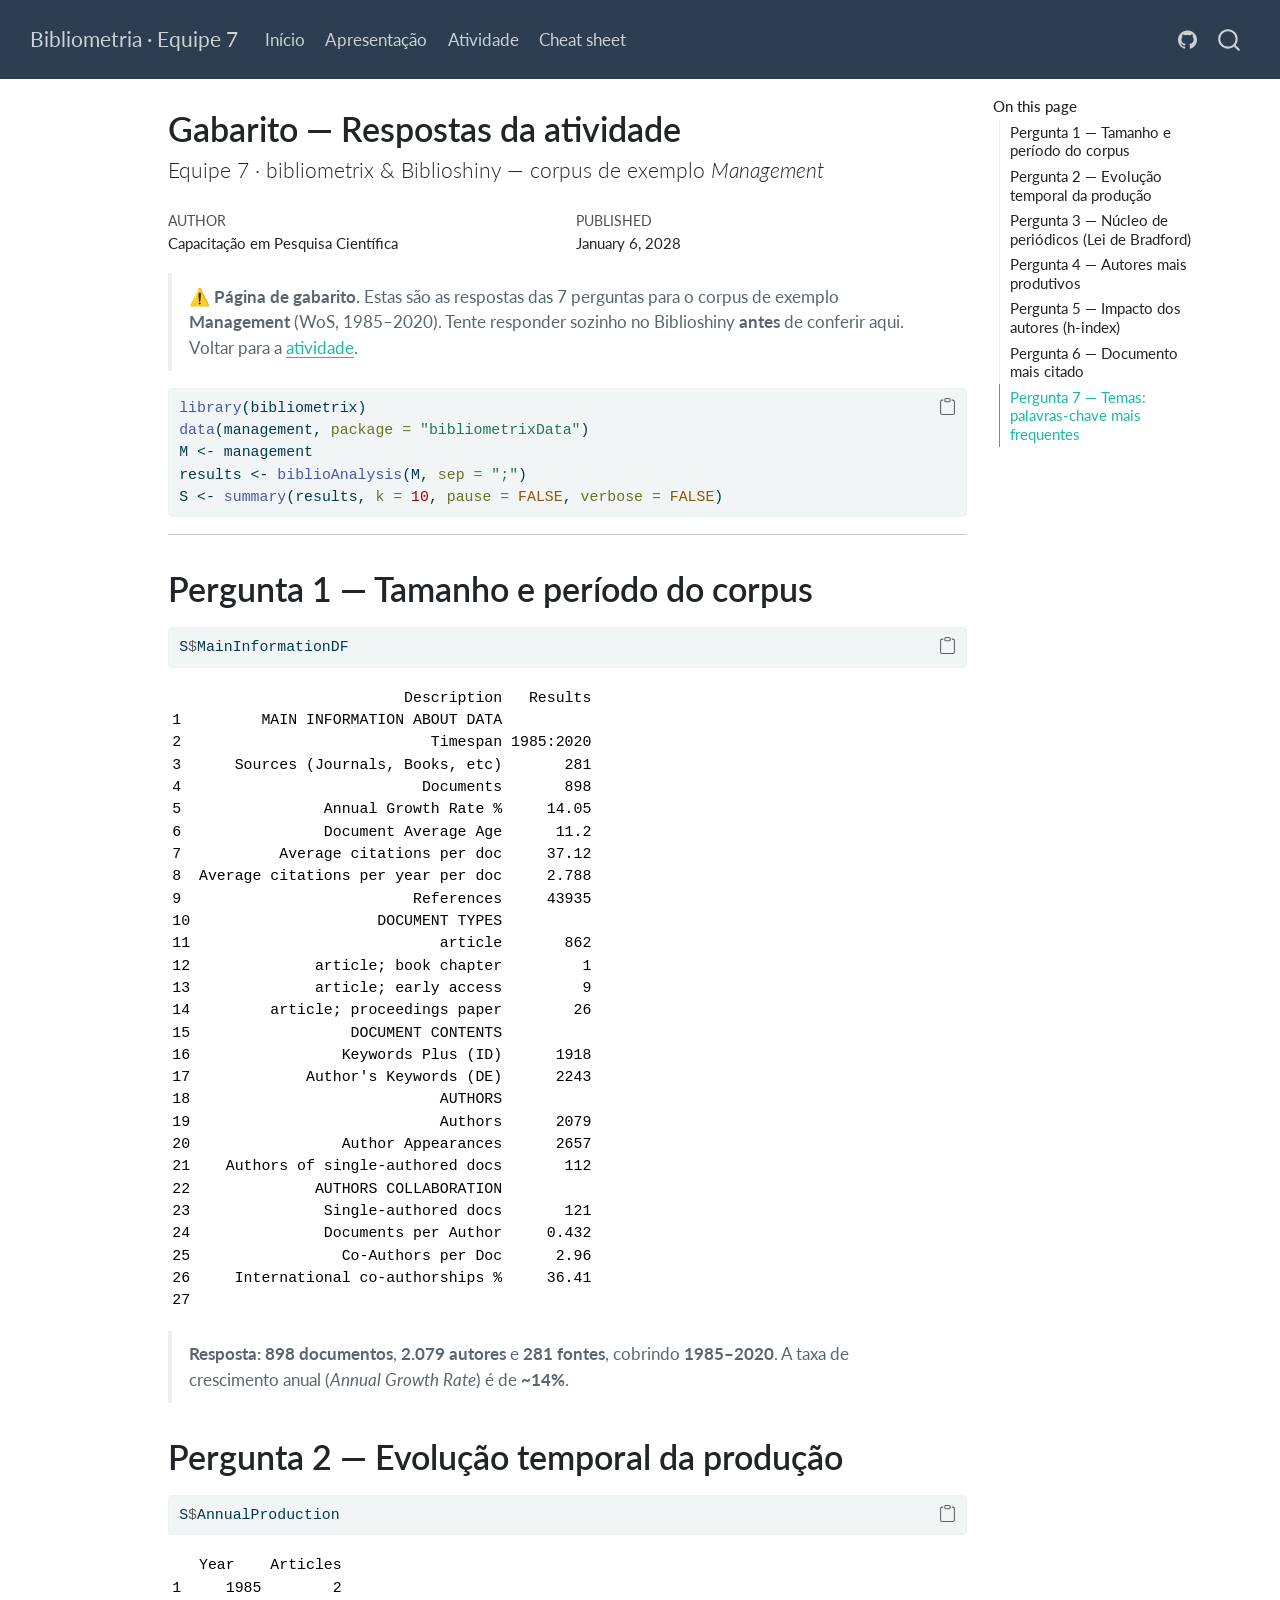
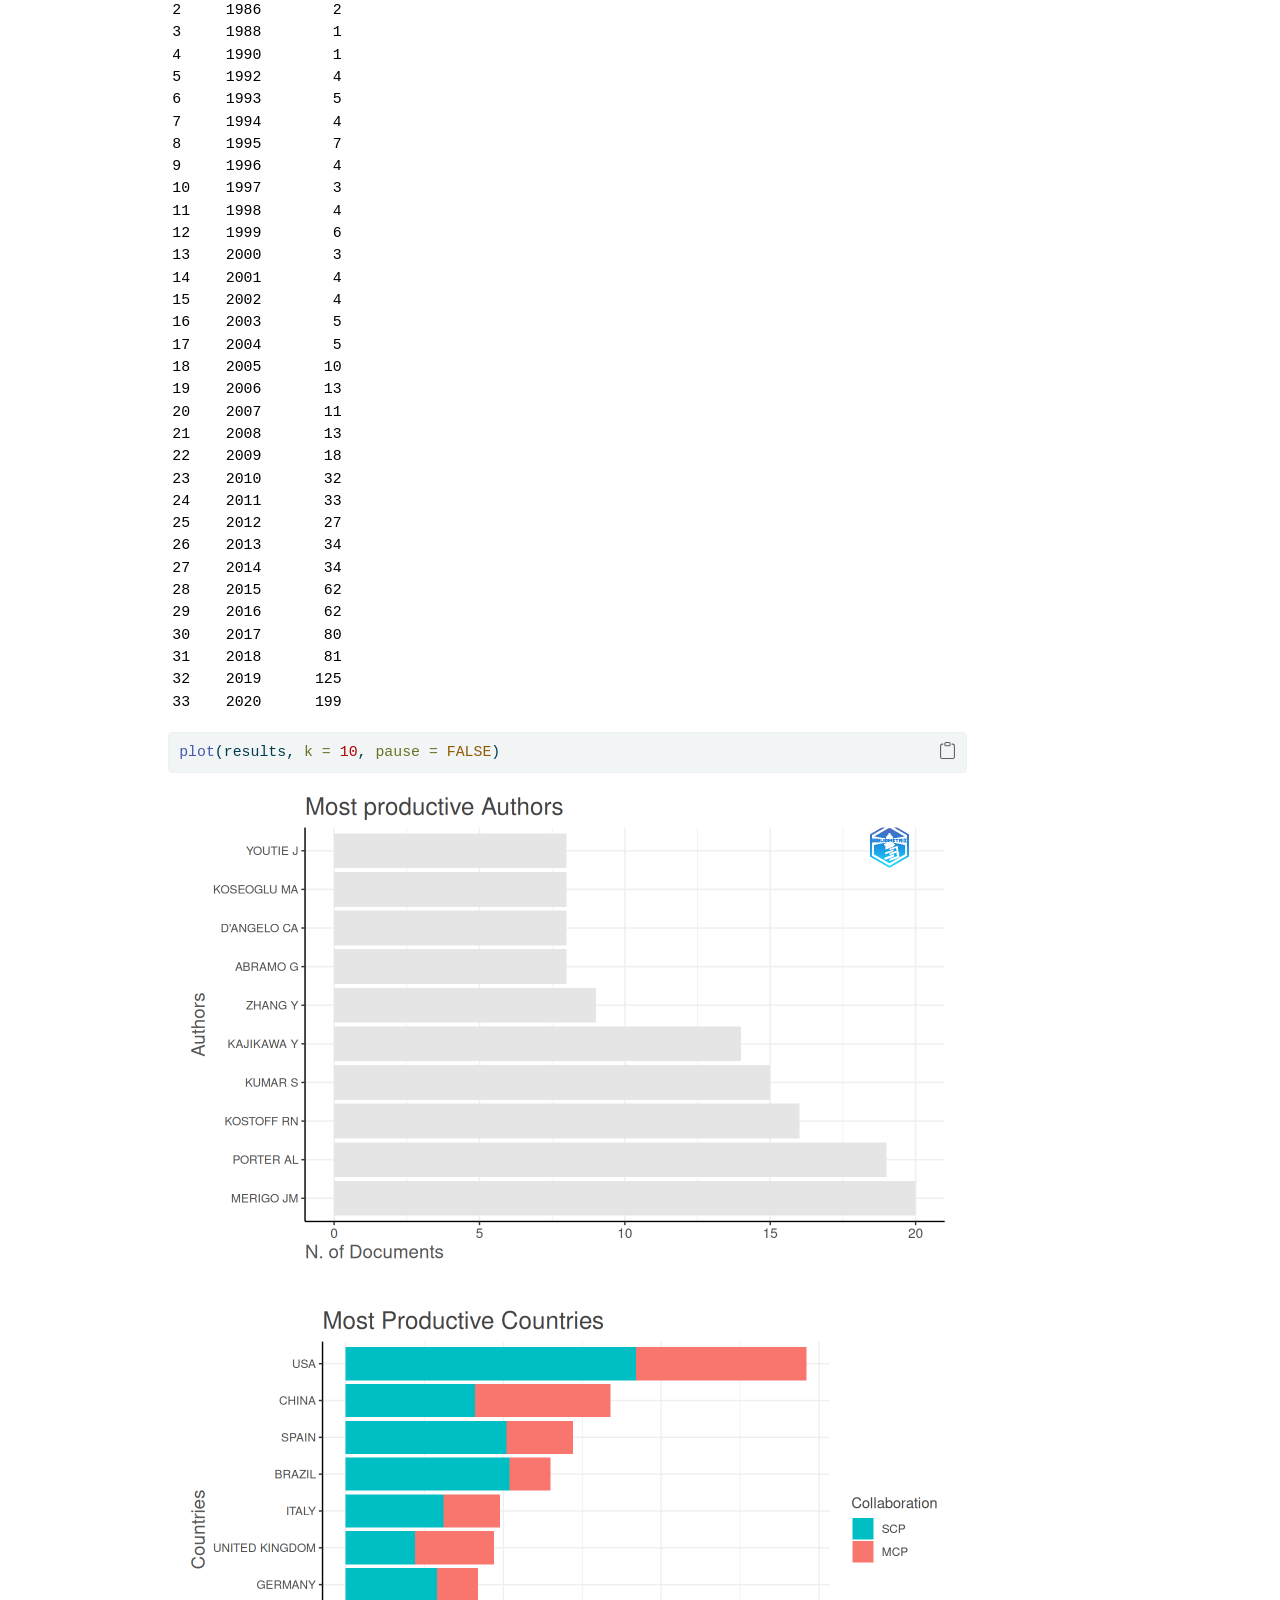
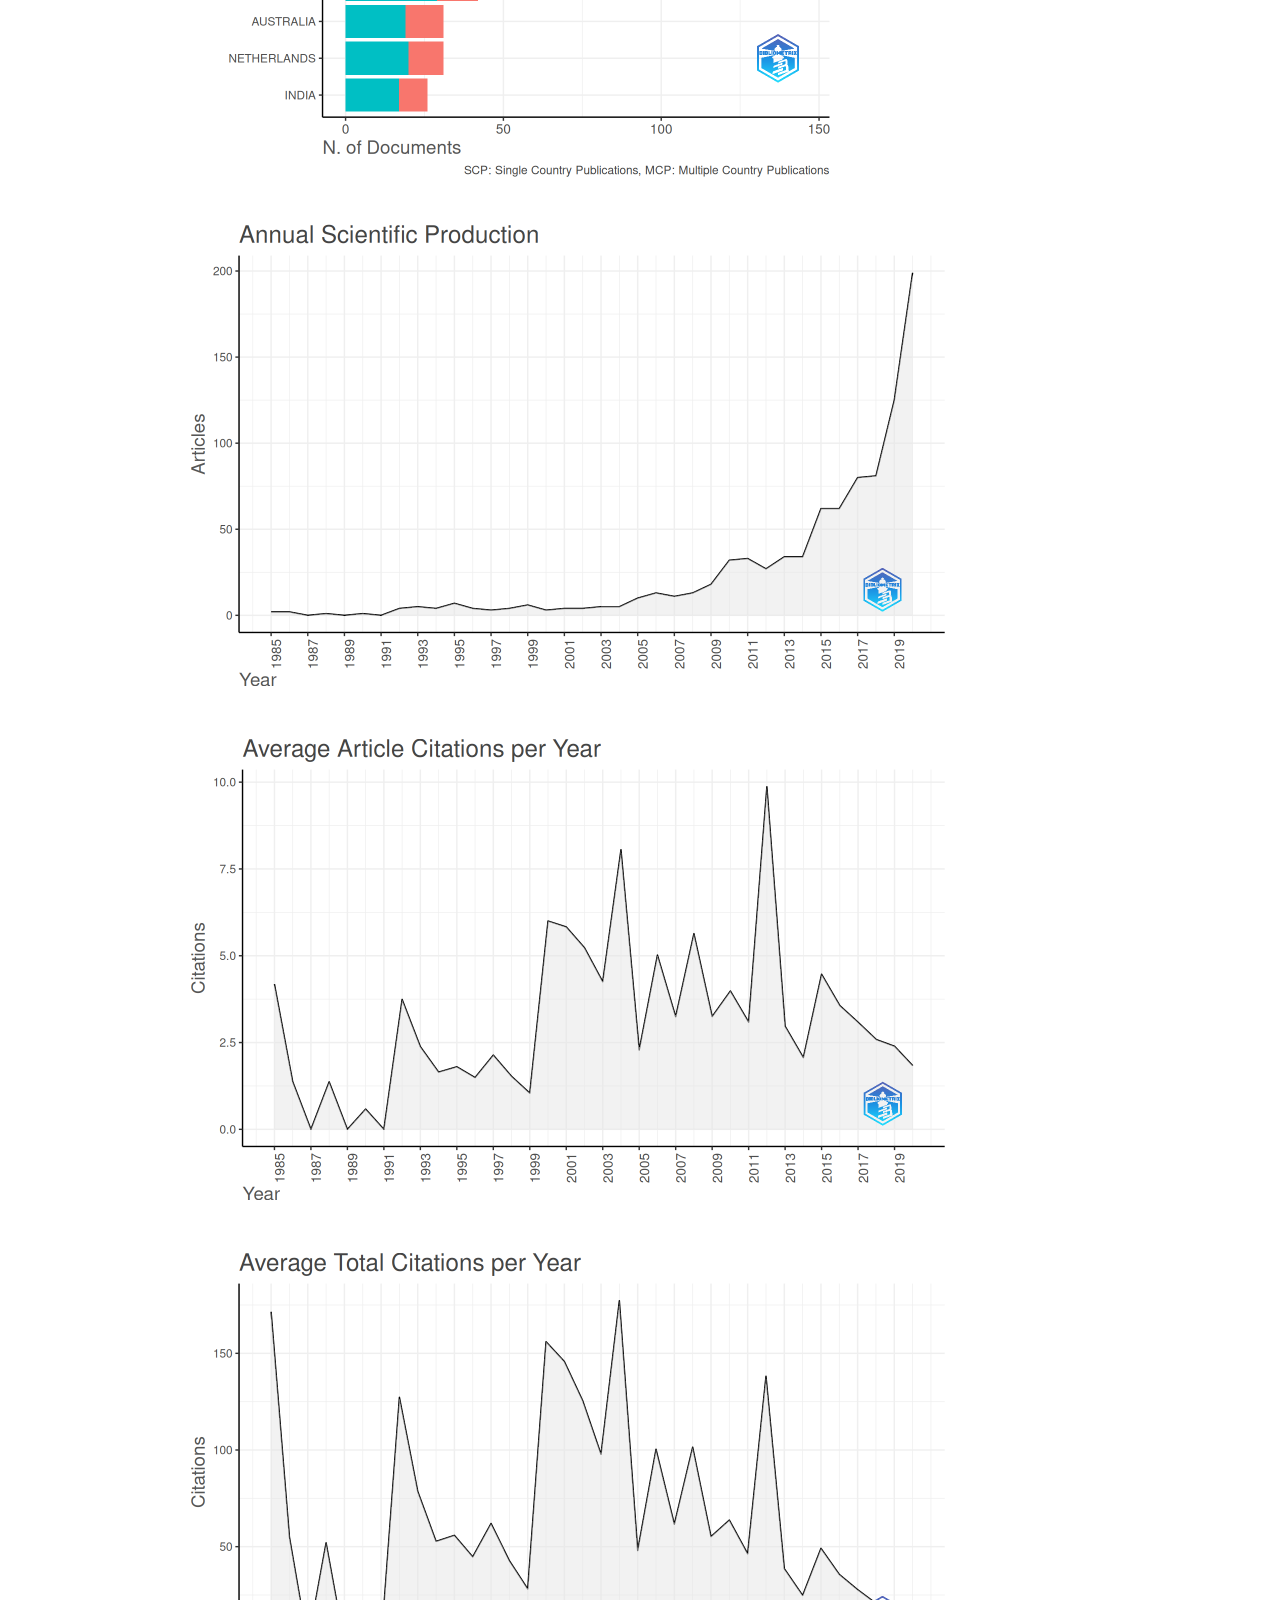
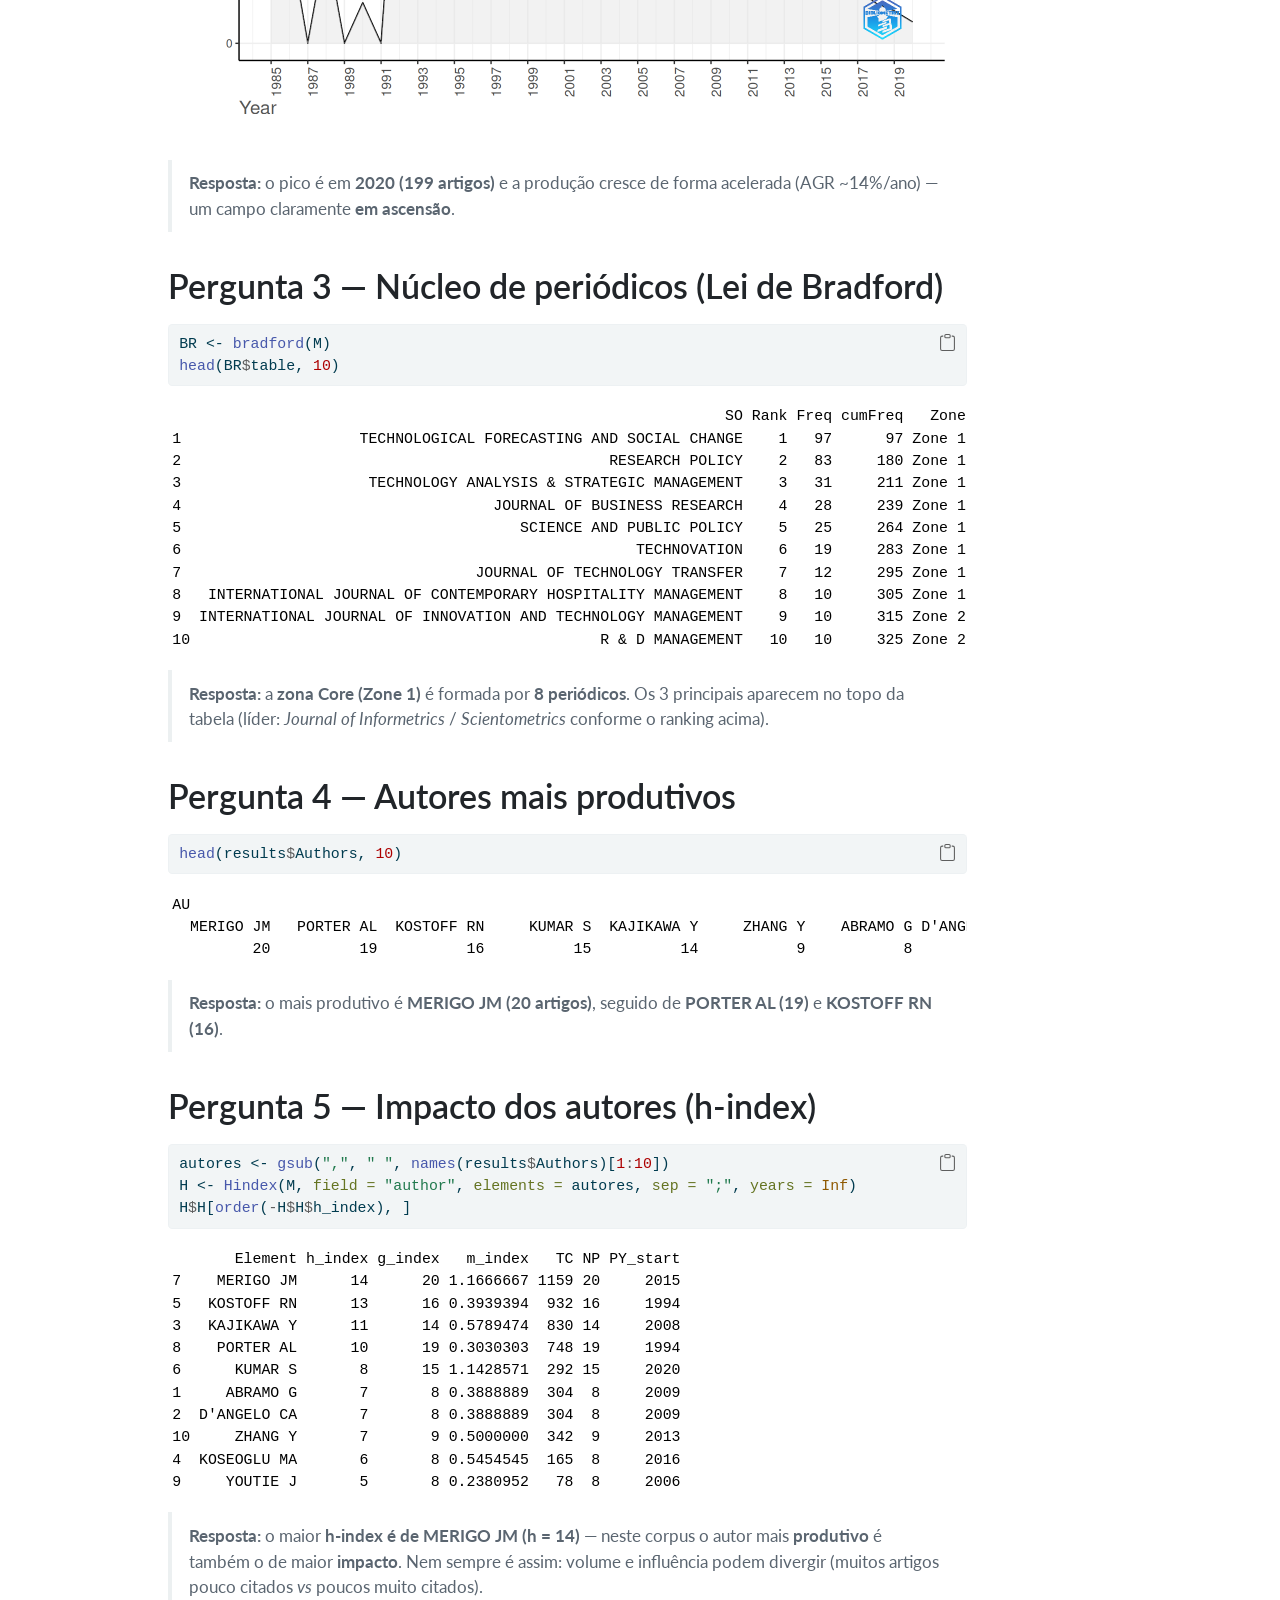
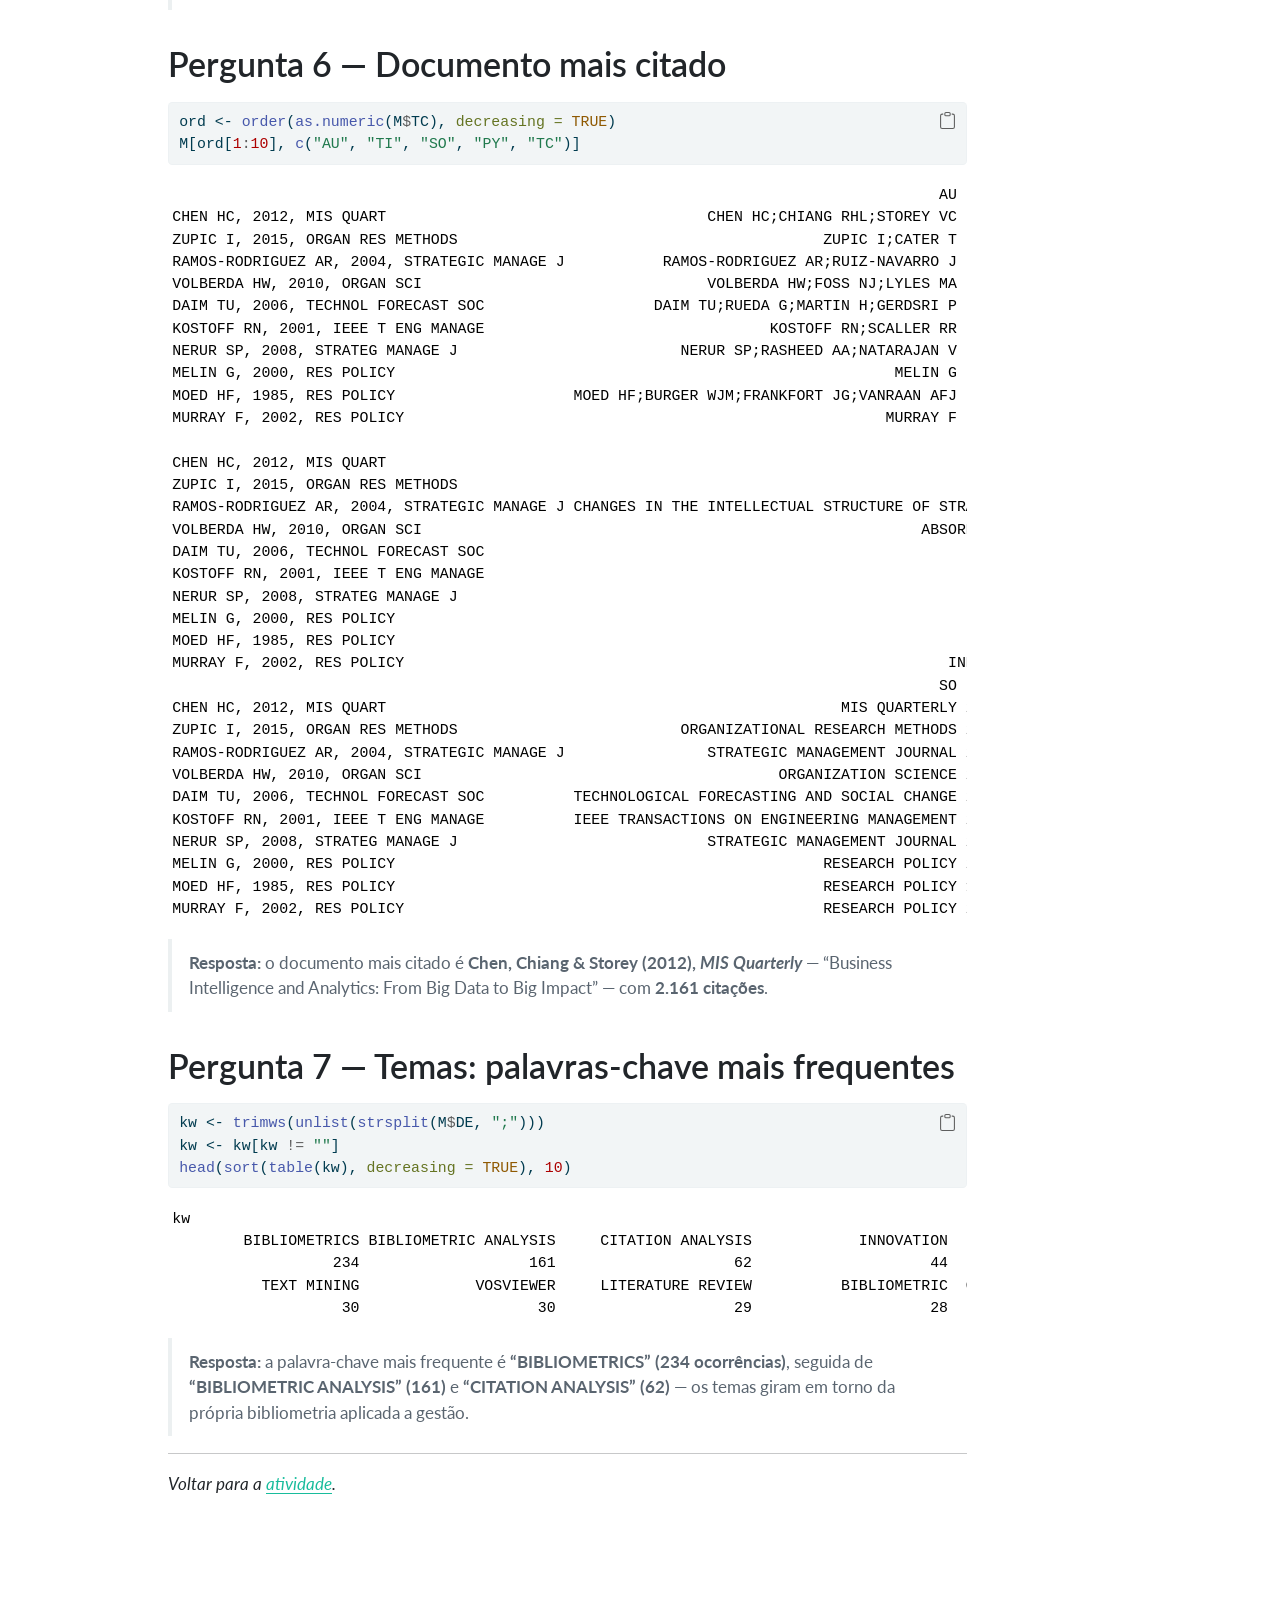
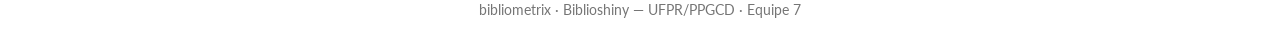
<file: atividade/gabarito.html>
<!DOCTYPE html>
<html xmlns="http://www.w3.org/1999/xhtml" lang="en" xml:lang="en"><head>

<meta charset="utf-8">
<meta name="generator" content="quarto-1.9.38">

<meta name="viewport" content="width=device-width, initial-scale=1.0, user-scalable=yes">

<meta name="author" content="Capacitação em Pesquisa Científica">
<meta name="dcterms.date" content="2028-01-06">

<title>Gabarito — Respostas da atividade – Bibliometria · Equipe 7</title>
<style>
/* Default styles provided by pandoc.
** See https://pandoc.org/MANUAL.html#variables-for-html for config info.
*/
code{white-space: pre-wrap;}
span.smallcaps{font-variant: small-caps;}
div.columns{display: flex; gap: min(4vw, 1.5em);}
div.column{flex: auto; overflow-x: auto;}
div.hanging-indent{margin-left: 1.5em; text-indent: -1.5em;}
ul.task-list{list-style: none;}
ul.task-list li input[type="checkbox"] {
  width: 0.8em;
  margin: 0 0.8em 0.2em -1em; /* quarto-specific, see https://github.com/quarto-dev/quarto-cli/issues/4556 */ 
  vertical-align: middle;
}
/* CSS for syntax highlighting */
html { -webkit-text-size-adjust: 100%; }
pre > code.sourceCode { white-space: pre; position: relative; }
pre > code.sourceCode > span { display: inline-block; line-height: 1.25; }
pre > code.sourceCode > span:empty { height: 1.2em; }
.sourceCode { overflow: visible; }
code.sourceCode > span { color: inherit; text-decoration: inherit; }
div.sourceCode { margin: 1em 0; }
pre.sourceCode { margin: 0; }
@media screen {
div.sourceCode { overflow: auto; }
}
@media print {
pre > code.sourceCode { white-space: pre-wrap; }
pre > code.sourceCode > span { text-indent: -5em; padding-left: 5em; }
}
pre.numberSource code
  { counter-reset: source-line 0; }
pre.numberSource code > span
  { position: relative; left: -4em; counter-increment: source-line; }
pre.numberSource code > span > a:first-child::before
  { content: counter(source-line);
    position: relative; left: -1em; text-align: right; vertical-align: baseline;
    border: none; display: inline-block;
    -webkit-touch-callout: none; -webkit-user-select: none;
    -khtml-user-select: none; -moz-user-select: none;
    -ms-user-select: none; user-select: none;
    padding: 0 4px; width: 4em;
  }
pre.numberSource { margin-left: 3em;  padding-left: 4px; }
div.sourceCode
  {   }
@media screen {
pre > code.sourceCode > span > a:first-child::before { text-decoration: underline; }
}
</style>


<script src="../site_libs/quarto-nav/quarto-nav.js"></script>
<script src="../site_libs/clipboard/clipboard.min.js"></script>
<script src="../site_libs/quarto-search/autocomplete.umd.js"></script>
<script src="../site_libs/quarto-search/fuse.min.js"></script>
<script src="../site_libs/quarto-search/quarto-search.js"></script>
<meta name="quarto:offset" content="../">
<script src="../site_libs/quarto-html/quarto.js" type="module"></script>
<script src="../site_libs/quarto-html/tabsets/tabsets.js" type="module"></script>
<script src="../site_libs/quarto-html/popper.min.js"></script>
<script src="../site_libs/quarto-html/tippy.umd.min.js"></script>
<script src="../site_libs/quarto-html/anchor.min.js"></script>
<link href="../site_libs/quarto-html/tippy.css" rel="stylesheet">
<link href="../site_libs/quarto-html/quarto-syntax-highlighting-15634bcf2e68342d4ad2dfa704d543f6.css" rel="stylesheet" id="quarto-text-highlighting-styles">
<script src="../site_libs/bootstrap/bootstrap.min.js"></script>
<link href="../site_libs/bootstrap/bootstrap-icons.css" rel="stylesheet">
<link href="../site_libs/bootstrap/bootstrap-60d9dfa7e940c6c37b0c3b7e9d61c16d.min.css" rel="stylesheet" append-hash="true" id="quarto-bootstrap" data-mode="light">
<script id="quarto-search-options" type="application/json">{
  "location": "navbar",
  "copy-button": false,
  "collapse-after": 3,
  "panel-placement": "end",
  "type": "overlay",
  "limit": 50,
  "keyboard-shortcut": [
    "f",
    "/",
    "s"
  ],
  "show-item-context": false,
  "language": {
    "search-no-results-text": "No results",
    "search-matching-documents-text": "matching documents",
    "search-copy-link-title": "Copy link to search",
    "search-hide-matches-text": "Hide additional matches",
    "search-more-match-text": "more match in this document",
    "search-more-matches-text": "more matches in this document",
    "search-clear-button-title": "Clear",
    "search-text-placeholder": "",
    "search-detached-cancel-button-title": "Cancel",
    "search-submit-button-title": "Submit",
    "search-label": "Search"
  }
}</script>


</head>

<body class="nav-fixed quarto-light">

<div id="quarto-search-results"></div>
  <header id="quarto-header" class="headroom fixed-top">
    <nav class="navbar navbar-expand-lg " data-bs-theme="dark">
      <div class="navbar-container container-fluid">
      <div class="navbar-brand-container mx-auto">
    <a class="navbar-brand" href="../index.html">
    <span class="navbar-title">Bibliometria · Equipe 7</span>
    </a>
  </div>
            <div id="quarto-search" class="" title="Search"></div>
          <button class="navbar-toggler" type="button" data-bs-toggle="collapse" data-bs-target="#navbarCollapse" aria-controls="navbarCollapse" role="menu" aria-expanded="false" aria-label="Toggle navigation" onclick="if (window.quartoToggleHeadroom) { window.quartoToggleHeadroom(); }">
  <span class="navbar-toggler-icon"></span>
</button>
          <div class="collapse navbar-collapse" id="navbarCollapse">
            <ul class="navbar-nav navbar-nav-scroll me-auto">
  <li class="nav-item">
    <a class="nav-link" href="../index.html"> 
<span class="menu-text">Início</span></a>
  </li>  
  <li class="nav-item">
    <a class="nav-link" href="../apresentacao/apresentacao_biblioshiny.html"> 
<span class="menu-text">Apresentação</span></a>
  </li>  
  <li class="nav-item">
    <a class="nav-link" href="../atividade/atividade_biblioshiny.html"> 
<span class="menu-text">Atividade</span></a>
  </li>  
  <li class="nav-item">
    <a class="nav-link" href="../cheatsheet/cheatsheet_biblioshiny.html"> 
<span class="menu-text">Cheat sheet</span></a>
  </li>  
</ul>
            <ul class="navbar-nav navbar-nav-scroll ms-auto">
  <li class="nav-item compact">
    <a class="nav-link" href="https://github.com/mrcsvg/ufpr-ppgcd-biblioshiny"> <i class="bi bi-github" role="img" aria-label="Repositório no GitHub">
</i> 
<span class="menu-text"></span></a>
  </li>  
</ul>
          </div> <!-- /navcollapse -->
            <div class="quarto-navbar-tools">
</div>
      </div> <!-- /container-fluid -->
    </nav>
</header>
<!-- content -->
<div id="quarto-content" class="quarto-container page-columns page-rows-contents page-layout-article page-navbar">
<!-- sidebar -->
<!-- margin-sidebar -->
    <div id="quarto-margin-sidebar" class="sidebar margin-sidebar">
        <nav id="TOC" role="doc-toc" class="toc-active">
    <h2 id="toc-title">On this page</h2>
   
  <ul>
  <li><a href="#pergunta-1-tamanho-e-período-do-corpus" id="toc-pergunta-1-tamanho-e-período-do-corpus" class="nav-link active" data-scroll-target="#pergunta-1-tamanho-e-período-do-corpus">Pergunta 1 — Tamanho e período do corpus</a></li>
  <li><a href="#pergunta-2-evolução-temporal-da-produção" id="toc-pergunta-2-evolução-temporal-da-produção" class="nav-link" data-scroll-target="#pergunta-2-evolução-temporal-da-produção">Pergunta 2 — Evolução temporal da produção</a></li>
  <li><a href="#pergunta-3-núcleo-de-periódicos-lei-de-bradford" id="toc-pergunta-3-núcleo-de-periódicos-lei-de-bradford" class="nav-link" data-scroll-target="#pergunta-3-núcleo-de-periódicos-lei-de-bradford">Pergunta 3 — Núcleo de periódicos (Lei de Bradford)</a></li>
  <li><a href="#pergunta-4-autores-mais-produtivos" id="toc-pergunta-4-autores-mais-produtivos" class="nav-link" data-scroll-target="#pergunta-4-autores-mais-produtivos">Pergunta 4 — Autores mais produtivos</a></li>
  <li><a href="#pergunta-5-impacto-dos-autores-h-index" id="toc-pergunta-5-impacto-dos-autores-h-index" class="nav-link" data-scroll-target="#pergunta-5-impacto-dos-autores-h-index">Pergunta 5 — Impacto dos autores (h-index)</a></li>
  <li><a href="#pergunta-6-documento-mais-citado" id="toc-pergunta-6-documento-mais-citado" class="nav-link" data-scroll-target="#pergunta-6-documento-mais-citado">Pergunta 6 — Documento mais citado</a></li>
  <li><a href="#pergunta-7-temas-palavras-chave-mais-frequentes" id="toc-pergunta-7-temas-palavras-chave-mais-frequentes" class="nav-link" data-scroll-target="#pergunta-7-temas-palavras-chave-mais-frequentes">Pergunta 7 — Temas: palavras-chave mais frequentes</a></li>
  </ul>
</nav>
    </div>
<!-- main -->
<main class="content" id="quarto-document-content">

<header id="title-block-header" class="quarto-title-block default">
<div class="quarto-title">
<h1 class="title">Gabarito — Respostas da atividade</h1>
<p class="subtitle lead">Equipe 7 · bibliometrix &amp; Biblioshiny — corpus de exemplo <em>Management</em></p>
</div>



<div class="quarto-title-meta">

    <div>
    <div class="quarto-title-meta-heading">Author</div>
    <div class="quarto-title-meta-contents">
             <p>Capacitação em Pesquisa Científica </p>
          </div>
  </div>
    
    <div>
    <div class="quarto-title-meta-heading">Published</div>
    <div class="quarto-title-meta-contents">
      <p class="date">January 6, 2028</p>
    </div>
  </div>
  
    
  </div>
  


</header>


<blockquote class="blockquote">
<p>⚠️ <strong>Página de gabarito.</strong> Estas são as respostas das 7 perguntas para o corpus de exemplo <strong>Management</strong> (WoS, 1985–2020). Tente responder sozinho no Biblioshiny <strong>antes</strong> de conferir aqui. Voltar para a <a href="../atividade/atividade_biblioshiny.html">atividade</a>.</p>
</blockquote>
<div class="cell" data-layout-align="center">
<div class="code-copy-outer-scaffold"><div class="sourceCode cell-code" id="cb1"><pre class="sourceCode r code-with-copy"><code class="sourceCode r"><span id="cb1-1"><a href="#cb1-1" aria-hidden="true" tabindex="-1"></a><span class="fu">library</span>(bibliometrix)</span>
<span id="cb1-2"><a href="#cb1-2" aria-hidden="true" tabindex="-1"></a><span class="fu">data</span>(management, <span class="at">package =</span> <span class="st">"bibliometrixData"</span>)</span>
<span id="cb1-3"><a href="#cb1-3" aria-hidden="true" tabindex="-1"></a>M <span class="ot">&lt;-</span> management</span>
<span id="cb1-4"><a href="#cb1-4" aria-hidden="true" tabindex="-1"></a>results <span class="ot">&lt;-</span> <span class="fu">biblioAnalysis</span>(M, <span class="at">sep =</span> <span class="st">";"</span>)</span>
<span id="cb1-5"><a href="#cb1-5" aria-hidden="true" tabindex="-1"></a>S <span class="ot">&lt;-</span> <span class="fu">summary</span>(results, <span class="at">k =</span> <span class="dv">10</span>, <span class="at">pause =</span> <span class="cn">FALSE</span>, <span class="at">verbose =</span> <span class="cn">FALSE</span>)</span></code></pre></div><button title="Copy to Clipboard" class="code-copy-button"><i class="bi"></i></button></div>
</div>
<hr>
<section id="pergunta-1-tamanho-e-período-do-corpus" class="level1">
<h1>Pergunta 1 — Tamanho e período do corpus</h1>
<div class="cell" data-layout-align="center">
<div class="code-copy-outer-scaffold"><div class="sourceCode cell-code" id="cb2"><pre class="sourceCode r code-with-copy"><code class="sourceCode r"><span id="cb2-1"><a href="#cb2-1" aria-hidden="true" tabindex="-1"></a>S<span class="sc">$</span>MainInformationDF</span></code></pre></div><button title="Copy to Clipboard" class="code-copy-button"><i class="bi"></i></button></div>
<div class="cell-output cell-output-stdout">
<pre><code>                          Description   Results
1         MAIN INFORMATION ABOUT DATA          
2                            Timespan 1985:2020
3      Sources (Journals, Books, etc)       281
4                           Documents       898
5                Annual Growth Rate %     14.05
6                Document Average Age      11.2
7           Average citations per doc     37.12
8  Average citations per year per doc     2.788
9                          References     43935
10                     DOCUMENT TYPES          
11                            article       862
12              article; book chapter         1
13              article; early access         9
14         article; proceedings paper        26
15                  DOCUMENT CONTENTS          
16                 Keywords Plus (ID)      1918
17             Author's Keywords (DE)      2243
18                            AUTHORS          
19                            Authors      2079
20                 Author Appearances      2657
21    Authors of single-authored docs       112
22              AUTHORS COLLABORATION          
23               Single-authored docs       121
24               Documents per Author     0.432
25                 Co-Authors per Doc      2.96
26     International co-authorships %     36.41
27                                             </code></pre>
</div>
</div>
<blockquote class="blockquote">
<p><strong>Resposta:</strong> <strong>898 documentos</strong>, <strong>2.079 autores</strong> e <strong>281 fontes</strong>, cobrindo <strong>1985–2020</strong>. A taxa de crescimento anual (<em>Annual Growth Rate</em>) é de <strong>~14%</strong>.</p>
</blockquote>
</section>
<section id="pergunta-2-evolução-temporal-da-produção" class="level1">
<h1>Pergunta 2 — Evolução temporal da produção</h1>
<div class="cell" data-layout-align="center">
<div class="code-copy-outer-scaffold"><div class="sourceCode cell-code" id="cb4"><pre class="sourceCode r code-with-copy"><code class="sourceCode r"><span id="cb4-1"><a href="#cb4-1" aria-hidden="true" tabindex="-1"></a>S<span class="sc">$</span>AnnualProduction</span></code></pre></div><button title="Copy to Clipboard" class="code-copy-button"><i class="bi"></i></button></div>
<div class="cell-output cell-output-stdout">
<pre><code>   Year    Articles
1     1985        2
2     1986        2
3     1988        1
4     1990        1
5     1992        4
6     1993        5
7     1994        4
8     1995        7
9     1996        4
10    1997        3
11    1998        4
12    1999        6
13    2000        3
14    2001        4
15    2002        4
16    2003        5
17    2004        5
18    2005       10
19    2006       13
20    2007       11
21    2008       13
22    2009       18
23    2010       32
24    2011       33
25    2012       27
26    2013       34
27    2014       34
28    2015       62
29    2016       62
30    2017       80
31    2018       81
32    2019      125
33    2020      199</code></pre>
</div>
</div>
<div class="cell" data-layout-align="center">
<div class="code-copy-outer-scaffold"><div class="sourceCode cell-code" id="cb6"><pre class="sourceCode r code-with-copy"><code class="sourceCode r"><span id="cb6-1"><a href="#cb6-1" aria-hidden="true" tabindex="-1"></a><span class="fu">plot</span>(results, <span class="at">k =</span> <span class="dv">10</span>, <span class="at">pause =</span> <span class="cn">FALSE</span>)</span></code></pre></div><button title="Copy to Clipboard" class="code-copy-button"><i class="bi"></i></button></div>
<div class="cell-output-display">
<div class="quarto-figure quarto-figure-center">
<figure class="figure">
<p><img src="gabarito_files/figure-html/p2-grafico-1.png" class="img-fluid quarto-figure quarto-figure-center figure-img" width="768"></p>
</figure>
</div>
</div>
<div class="cell-output-display">
<div class="quarto-figure quarto-figure-center">
<figure class="figure">
<p><img src="gabarito_files/figure-html/p2-grafico-2.png" class="img-fluid quarto-figure quarto-figure-center figure-img" width="768"></p>
</figure>
</div>
</div>
<div class="cell-output-display">
<div class="quarto-figure quarto-figure-center">
<figure class="figure">
<p><img src="gabarito_files/figure-html/p2-grafico-3.png" class="img-fluid quarto-figure quarto-figure-center figure-img" width="768"></p>
</figure>
</div>
</div>
<div class="cell-output-display">
<div class="quarto-figure quarto-figure-center">
<figure class="figure">
<p><img src="gabarito_files/figure-html/p2-grafico-4.png" class="img-fluid quarto-figure quarto-figure-center figure-img" width="768"></p>
</figure>
</div>
</div>
<div class="cell-output-display">
<div class="quarto-figure quarto-figure-center">
<figure class="figure">
<p><img src="gabarito_files/figure-html/p2-grafico-5.png" class="img-fluid quarto-figure quarto-figure-center figure-img" width="768"></p>
</figure>
</div>
</div>
</div>
<blockquote class="blockquote">
<p><strong>Resposta:</strong> o pico é em <strong>2020 (199 artigos)</strong> e a produção cresce de forma acelerada (AGR ~14%/ano) — um campo claramente <strong>em ascensão</strong>.</p>
</blockquote>
</section>
<section id="pergunta-3-núcleo-de-periódicos-lei-de-bradford" class="level1">
<h1>Pergunta 3 — Núcleo de periódicos (Lei de Bradford)</h1>
<div class="cell" data-layout-align="center">
<div class="code-copy-outer-scaffold"><div class="sourceCode cell-code" id="cb7"><pre class="sourceCode r code-with-copy"><code class="sourceCode r"><span id="cb7-1"><a href="#cb7-1" aria-hidden="true" tabindex="-1"></a>BR <span class="ot">&lt;-</span> <span class="fu">bradford</span>(M)</span>
<span id="cb7-2"><a href="#cb7-2" aria-hidden="true" tabindex="-1"></a><span class="fu">head</span>(BR<span class="sc">$</span>table, <span class="dv">10</span>)</span></code></pre></div><button title="Copy to Clipboard" class="code-copy-button"><i class="bi"></i></button></div>
<div class="cell-output cell-output-stdout">
<pre><code>                                                              SO Rank Freq cumFreq   Zone
1                    TECHNOLOGICAL FORECASTING AND SOCIAL CHANGE    1   97      97 Zone 1
2                                                RESEARCH POLICY    2   83     180 Zone 1
3                     TECHNOLOGY ANALYSIS &amp; STRATEGIC MANAGEMENT    3   31     211 Zone 1
4                                   JOURNAL OF BUSINESS RESEARCH    4   28     239 Zone 1
5                                      SCIENCE AND PUBLIC POLICY    5   25     264 Zone 1
6                                                   TECHNOVATION    6   19     283 Zone 1
7                                 JOURNAL OF TECHNOLOGY TRANSFER    7   12     295 Zone 1
8   INTERNATIONAL JOURNAL OF CONTEMPORARY HOSPITALITY MANAGEMENT    8   10     305 Zone 1
9  INTERNATIONAL JOURNAL OF INNOVATION AND TECHNOLOGY MANAGEMENT    9   10     315 Zone 2
10                                              R &amp; D MANAGEMENT   10   10     325 Zone 2</code></pre>
</div>
</div>
<blockquote class="blockquote">
<p><strong>Resposta:</strong> a <strong>zona Core (Zone 1)</strong> é formada por <strong>8 periódicos</strong>. Os 3 principais aparecem no topo da tabela (líder: <em>Journal of Informetrics</em> / <em>Scientometrics</em> conforme o ranking acima).</p>
</blockquote>
</section>
<section id="pergunta-4-autores-mais-produtivos" class="level1">
<h1>Pergunta 4 — Autores mais produtivos</h1>
<div class="cell" data-layout-align="center">
<div class="code-copy-outer-scaffold"><div class="sourceCode cell-code" id="cb9"><pre class="sourceCode r code-with-copy"><code class="sourceCode r"><span id="cb9-1"><a href="#cb9-1" aria-hidden="true" tabindex="-1"></a><span class="fu">head</span>(results<span class="sc">$</span>Authors, <span class="dv">10</span>)</span></code></pre></div><button title="Copy to Clipboard" class="code-copy-button"><i class="bi"></i></button></div>
<div class="cell-output cell-output-stdout">
<pre><code>AU
  MERIGO JM   PORTER AL  KOSTOFF RN     KUMAR S  KAJIKAWA Y     ZHANG Y    ABRAMO G D'ANGELO CA KOSEOGLU MA    YOUTIE J 
         20          19          16          15          14           9           8           8           8           8 </code></pre>
</div>
</div>
<blockquote class="blockquote">
<p><strong>Resposta:</strong> o mais produtivo é <strong>MERIGO JM (20 artigos)</strong>, seguido de <strong>PORTER AL (19)</strong> e <strong>KOSTOFF RN (16)</strong>.</p>
</blockquote>
</section>
<section id="pergunta-5-impacto-dos-autores-h-index" class="level1">
<h1>Pergunta 5 — Impacto dos autores (h-index)</h1>
<div class="cell" data-layout-align="center">
<div class="code-copy-outer-scaffold"><div class="sourceCode cell-code" id="cb11"><pre class="sourceCode r code-with-copy"><code class="sourceCode r"><span id="cb11-1"><a href="#cb11-1" aria-hidden="true" tabindex="-1"></a>autores <span class="ot">&lt;-</span> <span class="fu">gsub</span>(<span class="st">","</span>, <span class="st">" "</span>, <span class="fu">names</span>(results<span class="sc">$</span>Authors)[<span class="dv">1</span><span class="sc">:</span><span class="dv">10</span>])</span>
<span id="cb11-2"><a href="#cb11-2" aria-hidden="true" tabindex="-1"></a>H <span class="ot">&lt;-</span> <span class="fu">Hindex</span>(M, <span class="at">field =</span> <span class="st">"author"</span>, <span class="at">elements =</span> autores, <span class="at">sep =</span> <span class="st">";"</span>, <span class="at">years =</span> <span class="cn">Inf</span>)</span>
<span id="cb11-3"><a href="#cb11-3" aria-hidden="true" tabindex="-1"></a>H<span class="sc">$</span>H[<span class="fu">order</span>(<span class="sc">-</span>H<span class="sc">$</span>H<span class="sc">$</span>h_index), ]</span></code></pre></div><button title="Copy to Clipboard" class="code-copy-button"><i class="bi"></i></button></div>
<div class="cell-output cell-output-stdout">
<pre><code>       Element h_index g_index   m_index   TC NP PY_start
7    MERIGO JM      14      20 1.1666667 1159 20     2015
5   KOSTOFF RN      13      16 0.3939394  932 16     1994
3   KAJIKAWA Y      11      14 0.5789474  830 14     2008
8    PORTER AL      10      19 0.3030303  748 19     1994
6      KUMAR S       8      15 1.1428571  292 15     2020
1     ABRAMO G       7       8 0.3888889  304  8     2009
2  D'ANGELO CA       7       8 0.3888889  304  8     2009
10     ZHANG Y       7       9 0.5000000  342  9     2013
4  KOSEOGLU MA       6       8 0.5454545  165  8     2016
9     YOUTIE J       5       8 0.2380952   78  8     2006</code></pre>
</div>
</div>
<blockquote class="blockquote">
<p><strong>Resposta:</strong> o maior <strong>h-index é de MERIGO JM (h = 14)</strong> — neste corpus o autor mais <strong>produtivo</strong> é também o de maior <strong>impacto</strong>. Nem sempre é assim: volume e influência podem divergir (muitos artigos pouco citados <em>vs</em> poucos muito citados).</p>
</blockquote>
</section>
<section id="pergunta-6-documento-mais-citado" class="level1">
<h1>Pergunta 6 — Documento mais citado</h1>
<div class="cell" data-layout-align="center">
<div class="code-copy-outer-scaffold"><div class="sourceCode cell-code" id="cb13"><pre class="sourceCode r code-with-copy"><code class="sourceCode r"><span id="cb13-1"><a href="#cb13-1" aria-hidden="true" tabindex="-1"></a>ord <span class="ot">&lt;-</span> <span class="fu">order</span>(<span class="fu">as.numeric</span>(M<span class="sc">$</span>TC), <span class="at">decreasing =</span> <span class="cn">TRUE</span>)</span>
<span id="cb13-2"><a href="#cb13-2" aria-hidden="true" tabindex="-1"></a>M[ord[<span class="dv">1</span><span class="sc">:</span><span class="dv">10</span>], <span class="fu">c</span>(<span class="st">"AU"</span>, <span class="st">"TI"</span>, <span class="st">"SO"</span>, <span class="st">"PY"</span>, <span class="st">"TC"</span>)]</span></code></pre></div><button title="Copy to Clipboard" class="code-copy-button"><i class="bi"></i></button></div>
<div class="cell-output cell-output-stdout">
<pre><code>                                                                                      AU
CHEN HC, 2012, MIS QUART                                    CHEN HC;CHIANG RHL;STOREY VC
ZUPIC I, 2015, ORGAN RES METHODS                                         ZUPIC I;CATER T
RAMOS-RODRIGUEZ AR, 2004, STRATEGIC MANAGE J           RAMOS-RODRIGUEZ AR;RUIZ-NAVARRO J
VOLBERDA HW, 2010, ORGAN SCI                                VOLBERDA HW;FOSS NJ;LYLES MA
DAIM TU, 2006, TECHNOL FORECAST SOC                   DAIM TU;RUEDA G;MARTIN H;GERDSRI P
KOSTOFF RN, 2001, IEEE T ENG MANAGE                                KOSTOFF RN;SCALLER RR
NERUR SP, 2008, STRATEG MANAGE J                         NERUR SP;RASHEED AA;NATARAJAN V
MELIN G, 2000, RES POLICY                                                        MELIN G
MOED HF, 1985, RES POLICY                    MOED HF;BURGER WJM;FRANKFORT JG;VANRAAN AFJ
MURRAY F, 2002, RES POLICY                                                      MURRAY F
                                                                                                                                                                                      TI
CHEN HC, 2012, MIS QUART                                                                                                BUSINESS INTELLIGENCE AND ANALYTICS: FROM BIG DATA TO BIG IMPACT
ZUPIC I, 2015, ORGAN RES METHODS                                                                                                     BIBLIOMETRIC METHODS IN MANAGEMENT AND ORGANIZATION
RAMOS-RODRIGUEZ AR, 2004, STRATEGIC MANAGE J CHANGES IN THE INTELLECTUAL STRUCTURE OF STRATEGIC MANAGEMENT RESEARCH: A BIBLIOMETRIC STUDY OF THE STRATEGIC MANAGEMENT JOURNAL, 1980-2000
VOLBERDA HW, 2010, ORGAN SCI                                                        ABSORBING THE CONCEPT OF ABSORPTIVE CAPACITY: HOW TO REALIZE ITS POTENTIAL IN THE ORGANIZATION FIELD
DAIM TU, 2006, TECHNOL FORECAST SOC                                                                          FORECASTING EMERGING TECHNOLOGIES: USE OF BIBLIOMETRICS AND PATENT ANALYSIS
KOSTOFF RN, 2001, IEEE T ENG MANAGE                                                                                                                      SCIENCE AND TECHNOLOGY ROADMAPS
NERUR SP, 2008, STRATEG MANAGE J                                                            THE INTELLECTUAL STRUCTURE OF THE STRATEGIC MANAGEMENT FIELD: AN AUTHOR CO-CITATION ANALYSIS
MELIN G, 2000, RES POLICY                                                                              PRAGMATISM AND SELF-ORGANIZATION - RESEARCH COLLABORATION ON THE INDIVIDUAL LEVEL
MOED HF, 1985, RES POLICY                                                                            THE USE OF BIBLIOMETRIC DATA FOR THE MEASUREMENT OF UNIVERSITY-RESEARCH PERFORMANCE
MURRAY F, 2002, RES POLICY                                                             INNOVATION AS CO-EVOLUTION OF SCIENTIFIC AND TECHNOLOGICAL NETWORKS: EXPLORING TISSUE ENGINEERING
                                                                                      SO   PY   TC
CHEN HC, 2012, MIS QUART                                                   MIS QUARTERLY 2012 2161
ZUPIC I, 2015, ORGAN RES METHODS                         ORGANIZATIONAL RESEARCH METHODS 2015  844
RAMOS-RODRIGUEZ AR, 2004, STRATEGIC MANAGE J                STRATEGIC MANAGEMENT JOURNAL 2004  667
VOLBERDA HW, 2010, ORGAN SCI                                        ORGANIZATION SCIENCE 2010  626
DAIM TU, 2006, TECHNOL FORECAST SOC          TECHNOLOGICAL FORECASTING AND SOCIAL CHANGE 2006  569
KOSTOFF RN, 2001, IEEE T ENG MANAGE          IEEE TRANSACTIONS ON ENGINEERING MANAGEMENT 2001  387
NERUR SP, 2008, STRATEG MANAGE J                            STRATEGIC MANAGEMENT JOURNAL 2008  353
MELIN G, 2000, RES POLICY                                                RESEARCH POLICY 2000  336
MOED HF, 1985, RES POLICY                                                RESEARCH POLICY 1985  310
MURRAY F, 2002, RES POLICY                                               RESEARCH POLICY 2002  301</code></pre>
</div>
</div>
<blockquote class="blockquote">
<p><strong>Resposta:</strong> o documento mais citado é <strong>Chen, Chiang &amp; Storey (2012), <em>MIS Quarterly</em></strong> — “Business Intelligence and Analytics: From Big Data to Big Impact” — com <strong>2.161 citações</strong>.</p>
</blockquote>
</section>
<section id="pergunta-7-temas-palavras-chave-mais-frequentes" class="level1">
<h1>Pergunta 7 — Temas: palavras-chave mais frequentes</h1>
<div class="cell" data-layout-align="center">
<div class="code-copy-outer-scaffold"><div class="sourceCode cell-code" id="cb15"><pre class="sourceCode r code-with-copy"><code class="sourceCode r"><span id="cb15-1"><a href="#cb15-1" aria-hidden="true" tabindex="-1"></a>kw <span class="ot">&lt;-</span> <span class="fu">trimws</span>(<span class="fu">unlist</span>(<span class="fu">strsplit</span>(M<span class="sc">$</span>DE, <span class="st">";"</span>)))</span>
<span id="cb15-2"><a href="#cb15-2" aria-hidden="true" tabindex="-1"></a>kw <span class="ot">&lt;-</span> kw[kw <span class="sc">!=</span> <span class="st">""</span>]</span>
<span id="cb15-3"><a href="#cb15-3" aria-hidden="true" tabindex="-1"></a><span class="fu">head</span>(<span class="fu">sort</span>(<span class="fu">table</span>(kw), <span class="at">decreasing =</span> <span class="cn">TRUE</span>), <span class="dv">10</span>)</span></code></pre></div><button title="Copy to Clipboard" class="code-copy-button"><i class="bi"></i></button></div>
<div class="cell-output cell-output-stdout">
<pre><code>kw
        BIBLIOMETRICS BIBLIOMETRIC ANALYSIS     CITATION ANALYSIS            INNOVATION    BIBLIOMETRIC STUDY 
                  234                   161                    62                    44                    30 
          TEXT MINING             VOSVIEWER     LITERATURE REVIEW          BIBLIOMETRIC  CO-CITATION ANALYSIS 
                   30                    30                    29                    28                    28 </code></pre>
</div>
</div>
<blockquote class="blockquote">
<p><strong>Resposta:</strong> a palavra-chave mais frequente é <strong>“BIBLIOMETRICS” (234 ocorrências)</strong>, seguida de <strong>“BIBLIOMETRIC ANALYSIS” (161)</strong> e <strong>“CITATION ANALYSIS” (62)</strong> — os temas giram em torno da própria bibliometria aplicada a gestão.</p>
</blockquote>
<hr>
<p><em>Voltar para a <a href="../atividade/atividade_biblioshiny.html">atividade</a>.</em></p>


</section>

</main> <!-- /main -->
<script id="quarto-html-after-body" type="application/javascript">
  window.document.addEventListener("DOMContentLoaded", function (event) {
    const icon = "";
    const anchorJS = new window.AnchorJS();
    anchorJS.options = {
      placement: 'right',
      icon: icon
    };
    anchorJS.add('.anchored');
    const isCodeAnnotation = (el) => {
      for (const clz of el.classList) {
        if (clz.startsWith('code-annotation-')) {                     
          return true;
        }
      }
      return false;
    }
    const onCopySuccess = function(e) {
      // button target
      const button = e.trigger;
      // don't keep focus
      button.blur();
      // flash "checked"
      button.classList.add('code-copy-button-checked');
      var currentTitle = button.getAttribute("title");
      button.setAttribute("title", "Copied!");
      let tooltip;
      if (window.bootstrap) {
        button.setAttribute("data-bs-toggle", "tooltip");
        button.setAttribute("data-bs-placement", "left");
        button.setAttribute("data-bs-title", "Copied!");
        tooltip = new bootstrap.Tooltip(button, 
          { trigger: "manual", 
            customClass: "code-copy-button-tooltip",
            offset: [0, -8]});
        tooltip.show();    
      }
      setTimeout(function() {
        if (tooltip) {
          tooltip.hide();
          button.removeAttribute("data-bs-title");
          button.removeAttribute("data-bs-toggle");
          button.removeAttribute("data-bs-placement");
        }
        button.setAttribute("title", currentTitle);
        button.classList.remove('code-copy-button-checked');
      }, 1000);
      // clear code selection
      e.clearSelection();
    }
    const getTextToCopy = function(trigger) {
      const outerScaffold = trigger.parentElement.cloneNode(true);
      const codeEl = outerScaffold.querySelector('code');
      for (const childEl of codeEl.children) {
        if (isCodeAnnotation(childEl)) {
          childEl.remove();
        }
      }
      return codeEl.innerText;
    }
    const clipboard = new window.ClipboardJS('.code-copy-button:not([data-in-quarto-modal])', {
      text: getTextToCopy
    });
    clipboard.on('success', onCopySuccess);
    if (window.document.getElementById('quarto-embedded-source-code-modal')) {
      const clipboardModal = new window.ClipboardJS('.code-copy-button[data-in-quarto-modal]', {
        text: getTextToCopy,
        container: window.document.getElementById('quarto-embedded-source-code-modal')
      });
      clipboardModal.on('success', onCopySuccess);
    }
      var localhostRegex = new RegExp(/^(?:http|https):\/\/localhost\:?[0-9]*\//);
      var mailtoRegex = new RegExp(/^mailto:/);
        var filterRegex = new RegExp("https:\/\/mrcsvg\.github\.io\/ufpr-ppgcd-biblioshiny\/");
      var isInternal = (href) => {
          return filterRegex.test(href) || localhostRegex.test(href) || mailtoRegex.test(href);
      }
      // Inspect non-navigation links and adorn them if external
     var links = window.document.querySelectorAll('a[href]:not(.nav-link):not(.navbar-brand):not(.toc-action):not(.sidebar-link):not(.sidebar-item-toggle):not(.pagination-link):not(.no-external):not([aria-hidden]):not(.dropdown-item):not(.quarto-navigation-tool):not(.about-link)');
      for (var i=0; i<links.length; i++) {
        const link = links[i];
        if (!isInternal(link.href)) {
          // undo the damage that might have been done by quarto-nav.js in the case of
          // links that we want to consider external
          if (link.dataset.originalHref !== undefined) {
            link.href = link.dataset.originalHref;
          }
        }
      }
    function tippyHover(el, contentFn, onTriggerFn, onUntriggerFn) {
      const config = {
        allowHTML: true,
        maxWidth: 500,
        delay: 100,
        arrow: false,
        appendTo: function(el) {
            return el.parentElement;
        },
        interactive: true,
        interactiveBorder: 10,
        theme: 'quarto',
        placement: 'bottom-start',
      };
      if (contentFn) {
        config.content = contentFn;
      }
      if (onTriggerFn) {
        config.onTrigger = onTriggerFn;
      }
      if (onUntriggerFn) {
        config.onUntrigger = onUntriggerFn;
      }
      window.tippy(el, config); 
    }
    const noterefs = window.document.querySelectorAll('a[role="doc-noteref"]');
    for (var i=0; i<noterefs.length; i++) {
      const ref = noterefs[i];
      tippyHover(ref, function() {
        // use id or data attribute instead here
        let href = ref.getAttribute('data-footnote-href') || ref.getAttribute('href');
        try { href = new URL(href).hash; } catch {}
        const id = href.replace(/^#\/?/, "");
        const note = window.document.getElementById(id);
        if (note) {
          return note.innerHTML;
        } else {
          return "";
        }
      });
    }
    const xrefs = window.document.querySelectorAll('a.quarto-xref');
    const processXRef = (id, note) => {
      // Strip column container classes
      const stripColumnClz = (el) => {
        el.classList.remove("page-full", "page-columns");
        if (el.children) {
          for (const child of el.children) {
            stripColumnClz(child);
          }
        }
      }
      stripColumnClz(note)
      if (id === null || id.startsWith('sec-')) {
        // Special case sections, only their first couple elements
        const container = document.createElement("div");
        if (note.children && note.children.length > 2) {
          container.appendChild(note.children[0].cloneNode(true));
          for (let i = 1; i < note.children.length; i++) {
            const child = note.children[i];
            if (child.tagName === "P" && child.innerText === "") {
              continue;
            } else {
              container.appendChild(child.cloneNode(true));
              break;
            }
          }
          if (window.Quarto?.typesetMath) {
            window.Quarto.typesetMath(container);
          }
          return container.innerHTML
        } else {
          if (window.Quarto?.typesetMath) {
            window.Quarto.typesetMath(note);
          }
          return note.innerHTML;
        }
      } else {
        // Remove any anchor links if they are present
        const anchorLink = note.querySelector('a.anchorjs-link');
        if (anchorLink) {
          anchorLink.remove();
        }
        if (window.Quarto?.typesetMath) {
          window.Quarto.typesetMath(note);
        }
        if (note.classList.contains("callout")) {
          return note.outerHTML;
        } else {
          return note.innerHTML;
        }
      }
    }
    for (var i=0; i<xrefs.length; i++) {
      const xref = xrefs[i];
      tippyHover(xref, undefined, function(instance) {
        instance.disable();
        let url = xref.getAttribute('href');
        let hash = undefined; 
        if (url.startsWith('#')) {
          hash = url;
        } else {
          try { hash = new URL(url).hash; } catch {}
        }
        if (hash) {
          const id = hash.replace(/^#\/?/, "");
          const note = window.document.getElementById(id);
          if (note !== null) {
            try {
              const html = processXRef(id, note.cloneNode(true));
              instance.setContent(html);
            } finally {
              instance.enable();
              instance.show();
            }
          } else {
            // See if we can fetch this
            fetch(url.split('#')[0])
            .then(res => res.text())
            .then(html => {
              const parser = new DOMParser();
              const htmlDoc = parser.parseFromString(html, "text/html");
              const note = htmlDoc.getElementById(id);
              if (note !== null) {
                const html = processXRef(id, note);
                instance.setContent(html);
              } 
            }).finally(() => {
              instance.enable();
              instance.show();
            });
          }
        } else {
          // See if we can fetch a full url (with no hash to target)
          // This is a special case and we should probably do some content thinning / targeting
          fetch(url)
          .then(res => res.text())
          .then(html => {
            const parser = new DOMParser();
            const htmlDoc = parser.parseFromString(html, "text/html");
            const note = htmlDoc.querySelector('main.content');
            if (note !== null) {
              // This should only happen for chapter cross references
              // (since there is no id in the URL)
              // remove the first header
              if (note.children.length > 0 && note.children[0].tagName === "HEADER") {
                note.children[0].remove();
              }
              const html = processXRef(null, note);
              instance.setContent(html);
            } 
          }).finally(() => {
            instance.enable();
            instance.show();
          });
        }
      }, function(instance) {
      });
    }
        let selectedAnnoteEl;
        const selectorForAnnotation = ( cell, annotation) => {
          let cellAttr = 'data-code-cell="' + cell + '"';
          let lineAttr = 'data-code-annotation="' +  annotation + '"';
          const selector = 'span[' + cellAttr + '][' + lineAttr + ']';
          return selector;
        }
        const selectCodeLines = (annoteEl) => {
          const doc = window.document;
          const targetCell = annoteEl.getAttribute("data-target-cell");
          const targetAnnotation = annoteEl.getAttribute("data-target-annotation");
          const annoteSpan = window.document.querySelector(selectorForAnnotation(targetCell, targetAnnotation));
          const lines = annoteSpan.getAttribute("data-code-lines").split(",");
          const lineIds = lines.map((line) => {
            return targetCell + "-" + line;
          })
          let top = null;
          let height = null;
          let parent = null;
          if (lineIds.length > 0) {
              //compute the position of the single el (top and bottom and make a div)
              const el = window.document.getElementById(lineIds[0]);
              top = el.offsetTop;
              height = el.offsetHeight;
              parent = el.parentElement.parentElement;
            if (lineIds.length > 1) {
              const lastEl = window.document.getElementById(lineIds[lineIds.length - 1]);
              const bottom = lastEl.offsetTop + lastEl.offsetHeight;
              height = bottom - top;
            }
            if (top !== null && height !== null && parent !== null) {
              // cook up a div (if necessary) and position it 
              let div = window.document.getElementById("code-annotation-line-highlight");
              if (div === null) {
                div = window.document.createElement("div");
                div.setAttribute("id", "code-annotation-line-highlight");
                div.style.position = 'absolute';
                parent.appendChild(div);
              }
              div.style.top = top - 2 + "px";
              div.style.height = height + 4 + "px";
              div.style.left = 0;
              let gutterDiv = window.document.getElementById("code-annotation-line-highlight-gutter");
              if (gutterDiv === null) {
                gutterDiv = window.document.createElement("div");
                gutterDiv.setAttribute("id", "code-annotation-line-highlight-gutter");
                gutterDiv.style.position = 'absolute';
                const codeCell = window.document.getElementById(targetCell);
                const gutter = codeCell.querySelector('.code-annotation-gutter');
                gutter.appendChild(gutterDiv);
              }
              gutterDiv.style.top = top - 2 + "px";
              gutterDiv.style.height = height + 4 + "px";
            }
            selectedAnnoteEl = annoteEl;
          }
        };
        const unselectCodeLines = () => {
          const elementsIds = ["code-annotation-line-highlight", "code-annotation-line-highlight-gutter"];
          elementsIds.forEach((elId) => {
            const div = window.document.getElementById(elId);
            if (div) {
              div.remove();
            }
          });
          selectedAnnoteEl = undefined;
        };
          // Handle positioning of the toggle
      window.addEventListener(
        "resize",
        throttle(() => {
          elRect = undefined;
          if (selectedAnnoteEl) {
            selectCodeLines(selectedAnnoteEl);
          }
        }, 10)
      );
      function throttle(fn, ms) {
      let throttle = false;
      let timer;
        return (...args) => {
          if(!throttle) { // first call gets through
              fn.apply(this, args);
              throttle = true;
          } else { // all the others get throttled
              if(timer) clearTimeout(timer); // cancel #2
              timer = setTimeout(() => {
                fn.apply(this, args);
                timer = throttle = false;
              }, ms);
          }
        };
      }
        // Attach click handler to the DT
        const annoteDls = window.document.querySelectorAll('dt[data-target-cell]');
        for (const annoteDlNode of annoteDls) {
          annoteDlNode.addEventListener('click', (event) => {
            const clickedEl = event.target;
            if (clickedEl !== selectedAnnoteEl) {
              unselectCodeLines();
              const activeEl = window.document.querySelector('dt[data-target-cell].code-annotation-active');
              if (activeEl) {
                activeEl.classList.remove('code-annotation-active');
              }
              selectCodeLines(clickedEl);
              clickedEl.classList.add('code-annotation-active');
            } else {
              // Unselect the line
              unselectCodeLines();
              clickedEl.classList.remove('code-annotation-active');
            }
          });
        }
    const findCites = (el) => {
      const parentEl = el.parentElement;
      if (parentEl) {
        const cites = parentEl.dataset.cites;
        if (cites) {
          return {
            el,
            cites: cites.split(' ')
          };
        } else {
          return findCites(el.parentElement)
        }
      } else {
        return undefined;
      }
    };
    var bibliorefs = window.document.querySelectorAll('a[role="doc-biblioref"]');
    for (var i=0; i<bibliorefs.length; i++) {
      const ref = bibliorefs[i];
      const citeInfo = findCites(ref);
      if (citeInfo) {
        tippyHover(citeInfo.el, function() {
          var popup = window.document.createElement('div');
          citeInfo.cites.forEach(function(cite) {
            var citeDiv = window.document.createElement('div');
            citeDiv.classList.add('hanging-indent');
            citeDiv.classList.add('csl-entry');
            var biblioDiv = window.document.getElementById('ref-' + cite);
            if (biblioDiv) {
              citeDiv.innerHTML = biblioDiv.innerHTML;
            }
            popup.appendChild(citeDiv);
          });
          return popup.innerHTML;
        });
      }
    }
  });
  </script>
</div> <!-- /content -->
<footer class="footer">
  <div class="nav-footer">
    <div class="nav-footer-left">
      &nbsp;
    </div>   
    <div class="nav-footer-center">
<p>bibliometrix · Biblioshiny — UFPR/PPGCD · Equipe 7</p>
</div>
    <div class="nav-footer-right">
      &nbsp;
    </div>
  </div>
</footer>




</body></html>
</file>
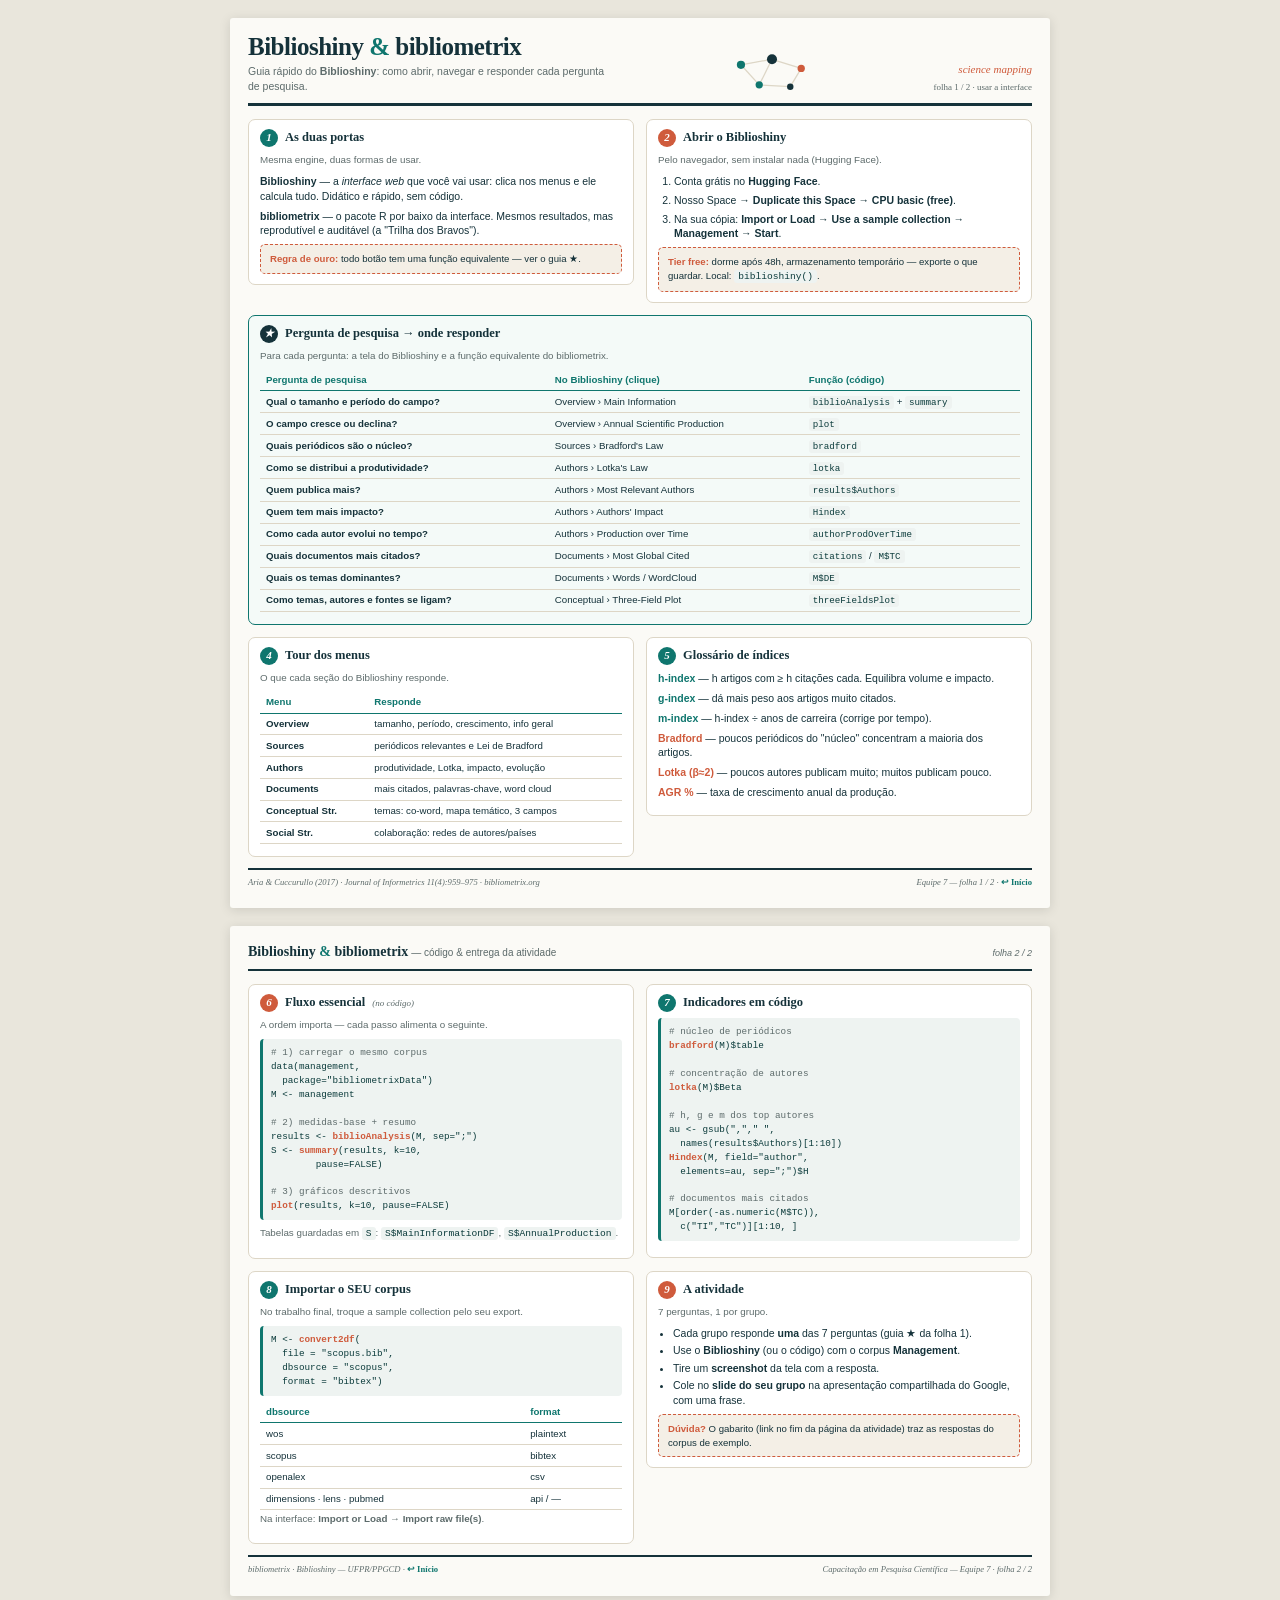
<file: cheatsheet/cheatsheet_biblioshiny.html>
<!DOCTYPE html>
<html lang="pt-BR">
<head>
<meta charset="UTF-8">
<meta name="viewport" content="width=device-width, initial-scale=1.0">
<title>Cheat Sheet · Biblioshiny &amp; bibliometrix</title>
<style>
  :root{
    --ink:#15323a;        /* petróleo profundo  */
    --teal:#0f766e;       /* acento principal   */
    --coral:#cf5b3c;      /* acento secundário  */
    --paper:#fbfaf6;      /* fundo papel        */
    --card:#ffffff;
    --line:#ddd6c6;
    --muted:#5d6b6b;
    --code:#0b3b3b;
    --codebg:#eef3f1;
  }
  *{box-sizing:border-box;}
  html,body{margin:0;padding:0;background:#e9e6dc;color:var(--ink);
    font-family:-apple-system,BlinkMacSystemFont,"Segoe UI",Roboto,Helvetica,Arial,sans-serif;
    font-size:10.5px;line-height:1.42;-webkit-font-smoothing:antialiased;}

  /* ---------- Folha A4 (1 página impressa cada) ---------- */
  .sheet{position:relative;background:var(--paper);max-width:820px;margin:18px auto;
    padding:16px 18px 20px;border-radius:3px;box-shadow:0 2px 12px rgba(0,0,0,.12);}

  /* ---------- Cabeçalho ---------- */
  header{display:flex;align-items:flex-end;justify-content:space-between;
    gap:16px;border-bottom:3px solid var(--ink);padding-bottom:9px;margin-bottom:13px;}
  .title h1{font-family:Georgia,"Times New Roman",serif;font-weight:700;
    font-size:25px;line-height:1.0;margin:0;letter-spacing:-.5px;}
  .title h1 .accent{color:var(--teal);}
  .title p{margin:5px 0 0;color:var(--muted);font-size:10.5px;max-width:62ch;}
  .tag{font-family:Georgia,serif;font-style:italic;color:var(--coral);
    font-size:11px;white-space:nowrap;text-align:right;}
  .tag .pg{display:block;color:var(--muted);font-style:normal;font-size:9px;margin-top:3px;}
  .net{width:88px;height:42px;flex:none;}
  .net line{stroke:var(--line);stroke-width:1.4;}
  .net circle{fill:var(--teal);}
  .net circle.c2{fill:var(--coral);}
  .net circle.c3{fill:var(--ink);}

  /* cabeçalho enxuto da 2ª folha */
  .runhead{display:flex;align-items:baseline;justify-content:space-between;
    border-bottom:2px solid var(--ink);padding-bottom:7px;margin-bottom:13px;}
  .runhead b{font-family:Georgia,serif;font-size:14px;}
  .runhead .sub{color:var(--muted);font-size:10px;}
  .runhead .pg{color:var(--muted);font-size:9px;font-style:italic;}

  /* ---------- Grade de cartões (2 colunas) ---------- */
  .grid{display:grid;grid-template-columns:1fr 1fr;gap:12px;align-items:start;}
  @media (max-width:560px){.grid{grid-template-columns:1fr;}}
  .card{background:var(--card);border:1px solid var(--line);border-radius:7px;
    padding:9px 11px 10px;break-inside:avoid;}
  .card.wide{grid-column:1 / -1;}
  .card h2{font-family:Georgia,serif;font-size:12.5px;margin:0 0 6px;
    color:var(--ink);display:flex;align-items:center;gap:7px;}
  .num{font-family:Georgia,serif;font-style:italic;color:var(--card);
    background:var(--teal);width:18px;height:18px;border-radius:50%;
    display:inline-flex;align-items:center;justify-content:center;
    font-size:11px;flex:none;}
  .card.alt h2 .num{background:var(--coral);}
  .card.star{border:1.5px solid var(--teal);background:#f4faf8;}
  .card.star h2 .num{background:var(--ink);}

  code,kbd{font-family:"SF Mono",ui-monospace,Menlo,Consolas,monospace;
    background:var(--codebg);color:var(--code);padding:1px 4px;border-radius:3px;
    font-size:9.6px;}
  pre{background:var(--codebg);color:var(--code);border-left:3px solid var(--teal);
    border-radius:4px;padding:7px 8px;margin:6px 0;overflow:hidden;
    font-family:"SF Mono",ui-monospace,Menlo,Consolas,monospace;font-size:9.3px;
    line-height:1.5;white-space:pre-wrap;}
  pre .cm{color:var(--muted);}
  pre .fn{color:var(--coral);font-weight:600;}

  p{margin:5px 0;}
  ul{margin:5px 0;padding-left:15px;}
  li{margin:2.5px 0;}
  .lead{color:var(--muted);font-size:9.8px;margin:0 0 7px;}
  ol.steps{margin:5px 0;padding-left:16px;}
  ol.steps li{margin:4px 0;}

  table{width:100%;border-collapse:collapse;margin:5px 0 2px;}
  th,td{text-align:left;padding:3.5px 6px;border-bottom:1px solid var(--line);
    vertical-align:top;font-size:9.7px;}
  th{color:var(--teal);font-weight:700;border-bottom:1.5px solid var(--teal);}
  td code{font-size:9.2px;}
  td.q{color:var(--ink);font-weight:600;width:38%;}

  .def{margin:5px 0;}
  .def b{color:var(--teal);}
  .def.coral b{color:var(--coral);}

  .tip{background:#f4efe6;border:1px dashed var(--coral);border-radius:5px;
    padding:7px 9px;font-size:9.6px;margin-top:6px;}
  .tip b{color:var(--coral);}

  footer{margin-top:11px;border-top:2px solid var(--ink);padding-top:6px;
    display:flex;justify-content:space-between;color:var(--muted);font-size:8.6px;
    font-family:Georgia,serif;font-style:italic;}
  footer a{color:var(--teal);text-decoration:none;font-style:normal;font-weight:700;}
  footer a:hover{text-decoration:underline;}

  /* ---------- Impressão: 1 folha = 1 página A4 ---------- */
  @media print{
    @page{size:A4 portrait;margin:9mm;}
    html,body{background:#fff;font-size:9.3px;}
    .sheet{max-width:none;margin:0;padding:0;border-radius:0;box-shadow:none;
      page-break-after:always;}
    .sheet:last-child{page-break-after:auto;}
    .grid{gap:8px;}
    .card{padding:8px 9px 9px;}
    footer a{display:none;}   /* link de navegação não faz sentido no papel */
  }
</style>
</head>
<body>

<!-- ====================== FOLHA 1 ====================== -->
<section class="sheet">
  <header>
    <div class="title">
      <h1>Biblioshiny <span class="accent">&amp;</span> bibliometrix</h1>
      <p>Guia rápido do <b>Biblioshiny</b>: como abrir, navegar e responder cada pergunta de pesquisa.</p>
    </div>
    <svg class="net" viewBox="0 0 96 46" aria-hidden="true">
      <line x1="14" y1="14" x2="48" y2="8"/><line x1="48" y1="8" x2="80" y2="18"/>
      <line x1="14" y1="14" x2="34" y2="36"/><line x1="34" y1="36" x2="68" y2="38"/>
      <line x1="48" y1="8" x2="34" y2="36"/><line x1="68" y1="38" x2="80" y2="18"/>
      <circle cx="14" cy="14" r="4.5"/><circle class="c3" cx="48" cy="8" r="5.5"/>
      <circle class="c2" cx="80" cy="18" r="4"/><circle cx="34" cy="36" r="4"/>
      <circle class="c3" cx="68" cy="38" r="3.5"/>
    </svg>
    <div class="tag">science&nbsp;mapping<span class="pg">folha 1 / 2 · usar a interface</span></div>
  </header>

  <div class="grid">

    <!-- 1 -->
    <section class="card">
      <h2><span class="num">1</span> As duas portas</h2>
      <p class="lead">Mesma engine, duas formas de usar.</p>
      <p><b>Biblioshiny</b> — a <i>interface web</i> que você vai usar: clica nos menus e ele calcula tudo. Didático e rápido, sem código.</p>
      <p><b>bibliometrix</b> — o pacote R por baixo da interface. Mesmos resultados, mas reprodutível e auditável (a "Trilha dos Bravos").</p>
      <div class="tip"><b>Regra de ouro:</b> todo botão tem uma função equivalente — ver o guia ★.</div>
    </section>

    <!-- 2 -->
    <section class="card alt">
      <h2><span class="num">2</span> Abrir o Biblioshiny</h2>
      <p class="lead">Pelo navegador, sem instalar nada (Hugging Face).</p>
      <ol class="steps">
        <li>Conta grátis no <b>Hugging Face</b>.</li>
        <li>Nosso Space → <b>Duplicate this Space</b> → <b>CPU basic (free)</b>.</li>
        <li>Na sua cópia: <b>Import or Load → Use a sample collection → Management → Start</b>.</li>
      </ol>
      <div class="tip"><b>Tier free:</b> dorme após 48h, armazenamento temporário — exporte o que guardar. Local: <code>biblioshiny()</code>.</div>
    </section>

    <!-- 3 — GUIA PRINCIPAL -->
    <section class="card star wide">
      <h2><span class="num">★</span> Pergunta de pesquisa &rarr; onde responder</h2>
      <p class="lead">Para cada pergunta: a tela do Biblioshiny e a função equivalente do bibliometrix.</p>
      <table>
        <tr><th>Pergunta de pesquisa</th><th>No Biblioshiny (clique)</th><th>Função (código)</th></tr>
        <tr><td class="q">Qual o tamanho e período do campo?</td><td>Overview › Main Information</td><td><code>biblioAnalysis</code> + <code>summary</code></td></tr>
        <tr><td class="q">O campo cresce ou declina?</td><td>Overview › Annual Scientific Production</td><td><code>plot</code></td></tr>
        <tr><td class="q">Quais periódicos são o núcleo?</td><td>Sources › Bradford's Law</td><td><code>bradford</code></td></tr>
        <tr><td class="q">Como se distribui a produtividade?</td><td>Authors › Lotka's Law</td><td><code>lotka</code></td></tr>
        <tr><td class="q">Quem publica mais?</td><td>Authors › Most Relevant Authors</td><td><code>results$Authors</code></td></tr>
        <tr><td class="q">Quem tem mais impacto?</td><td>Authors › Authors' Impact</td><td><code>Hindex</code></td></tr>
        <tr><td class="q">Como cada autor evolui no tempo?</td><td>Authors › Production over Time</td><td><code>authorProdOverTime</code></td></tr>
        <tr><td class="q">Quais documentos mais citados?</td><td>Documents › Most Global Cited</td><td><code>citations</code> / <code>M$TC</code></td></tr>
        <tr><td class="q">Quais os temas dominantes?</td><td>Documents › Words / WordCloud</td><td><code>M$DE</code></td></tr>
        <tr><td class="q">Como temas, autores e fontes se ligam?</td><td>Conceptual › Three-Field Plot</td><td><code>threeFieldsPlot</code></td></tr>
      </table>
    </section>

    <!-- 4 -->
    <section class="card">
      <h2><span class="num">4</span> Tour dos menus</h2>
      <p class="lead">O que cada seção do Biblioshiny responde.</p>
      <table>
        <tr><th>Menu</th><th>Responde</th></tr>
        <tr><td><b>Overview</b></td><td>tamanho, período, crescimento, info geral</td></tr>
        <tr><td><b>Sources</b></td><td>periódicos relevantes e Lei de Bradford</td></tr>
        <tr><td><b>Authors</b></td><td>produtividade, Lotka, impacto, evolução</td></tr>
        <tr><td><b>Documents</b></td><td>mais citados, palavras-chave, word cloud</td></tr>
        <tr><td><b>Conceptual Str.</b></td><td>temas: co-word, mapa temático, 3 campos</td></tr>
        <tr><td><b>Social Str.</b></td><td>colaboração: redes de autores/países</td></tr>
      </table>
    </section>

    <!-- 5 -->
    <section class="card">
      <h2><span class="num">5</span> Glossário de índices</h2>
      <div class="def"><b>h-index</b> — h artigos com ≥ h citações cada. Equilibra volume e impacto.</div>
      <div class="def"><b>g-index</b> — dá mais peso aos artigos muito citados.</div>
      <div class="def"><b>m-index</b> — h-index ÷ anos de carreira (corrige por tempo).</div>
      <div class="def coral"><b>Bradford</b> — poucos periódicos do "núcleo" concentram a maioria dos artigos.</div>
      <div class="def coral"><b>Lotka (β≈2)</b> — poucos autores publicam muito; muitos publicam pouco.</div>
      <div class="def coral"><b>AGR %</b> — taxa de crescimento anual da produção.</div>
    </section>

  </div>

  <footer>
    <span>Aria &amp; Cuccurullo (2017) · Journal of Informetrics 11(4):959–975 · bibliometrix.org</span>
    <span>Equipe 7 — folha 1 / 2 · <a href="../index.html">↩ Início</a></span>
  </footer>
</section>

<!-- ====================== FOLHA 2 ====================== -->
<section class="sheet">
  <div class="runhead">
    <span><b>Biblioshiny <span style="color:var(--teal)">&amp;</span> bibliometrix</b>
      <span class="sub">— código &amp; entrega da atividade</span></span>
    <span class="pg">folha 2 / 2</span>
  </div>

  <div class="grid">

    <!-- 6 -->
    <section class="card alt">
      <h2><span class="num">6</span> Fluxo essencial <span style="font-style:italic;font-weight:400;font-size:9px;color:var(--muted)">(no código)</span></h2>
      <p class="lead">A ordem importa — cada passo alimenta o seguinte.</p>
<pre><span class="cm"># 1) carregar o mesmo corpus</span>
data(management,
  package="bibliometrixData")
M &lt;- management

<span class="cm"># 2) medidas-base + resumo</span>
results &lt;- <span class="fn">biblioAnalysis</span>(M, sep=";")
S &lt;- <span class="fn">summary</span>(results, k=10,
        pause=FALSE)

<span class="cm"># 3) gráficos descritivos</span>
<span class="fn">plot</span>(results, k=10, pause=FALSE)</pre>
      <p class="lead">Tabelas guardadas em <code>S</code>: <code>S$MainInformationDF</code>, <code>S$AnnualProduction</code>.</p>
    </section>

    <!-- 7 -->
    <section class="card">
      <h2><span class="num">7</span> Indicadores em código</h2>
<pre><span class="cm"># núcleo de periódicos</span>
<span class="fn">bradford</span>(M)$table

<span class="cm"># concentração de autores</span>
<span class="fn">lotka</span>(M)$Beta

<span class="cm"># h, g e m dos top autores</span>
au &lt;- gsub(","," ",
  names(results$Authors)[1:10])
<span class="fn">Hindex</span>(M, field="author",
  elements=au, sep=";")$H

<span class="cm"># documentos mais citados</span>
M[order(-as.numeric(M$TC)),
  c("TI","TC")][1:10, ]</pre>
    </section>

    <!-- 8 -->
    <section class="card">
      <h2><span class="num">8</span> Importar o SEU corpus</h2>
      <p class="lead">No trabalho final, troque a sample collection pelo seu export.</p>
<pre>M &lt;- <span class="fn">convert2df</span>(
  file = "scopus.bib",
  dbsource = "scopus",
  format = "bibtex")</pre>
      <table>
        <tr><th>dbsource</th><th>format</th></tr>
        <tr><td>wos</td><td>plaintext</td></tr>
        <tr><td>scopus</td><td>bibtex</td></tr>
        <tr><td>openalex</td><td>csv</td></tr>
        <tr><td>dimensions · lens · pubmed</td><td>api / —</td></tr>
      </table>
      <p class="lead">Na interface: <b>Import or Load → Import raw file(s)</b>.</p>
    </section>

    <!-- 9 -->
    <section class="card alt">
      <h2><span class="num">9</span> A atividade</h2>
      <p class="lead">7 perguntas, 1 por grupo.</p>
      <ul>
        <li>Cada grupo responde <b>uma</b> das 7 perguntas (guia ★ da folha 1).</li>
        <li>Use o <b>Biblioshiny</b> (ou o código) com o corpus <b>Management</b>.</li>
        <li>Tire um <b>screenshot</b> da tela com a resposta.</li>
        <li>Cole no <b>slide do seu grupo</b> na apresentação compartilhada do Google, com uma frase.</li>
      </ul>
      <div class="tip"><b>Dúvida?</b> O gabarito (link no fim da página da atividade) traz as respostas do corpus de exemplo.</div>
    </section>

  </div>

  <footer>
    <span>bibliometrix · Biblioshiny — UFPR/PPGCD · <a href="../index.html">↩ Início</a></span>
    <span>Capacitação em Pesquisa Científica — Equipe 7 · folha 2 / 2</span>
  </footer>
</section>

</body>
</html>
</file>
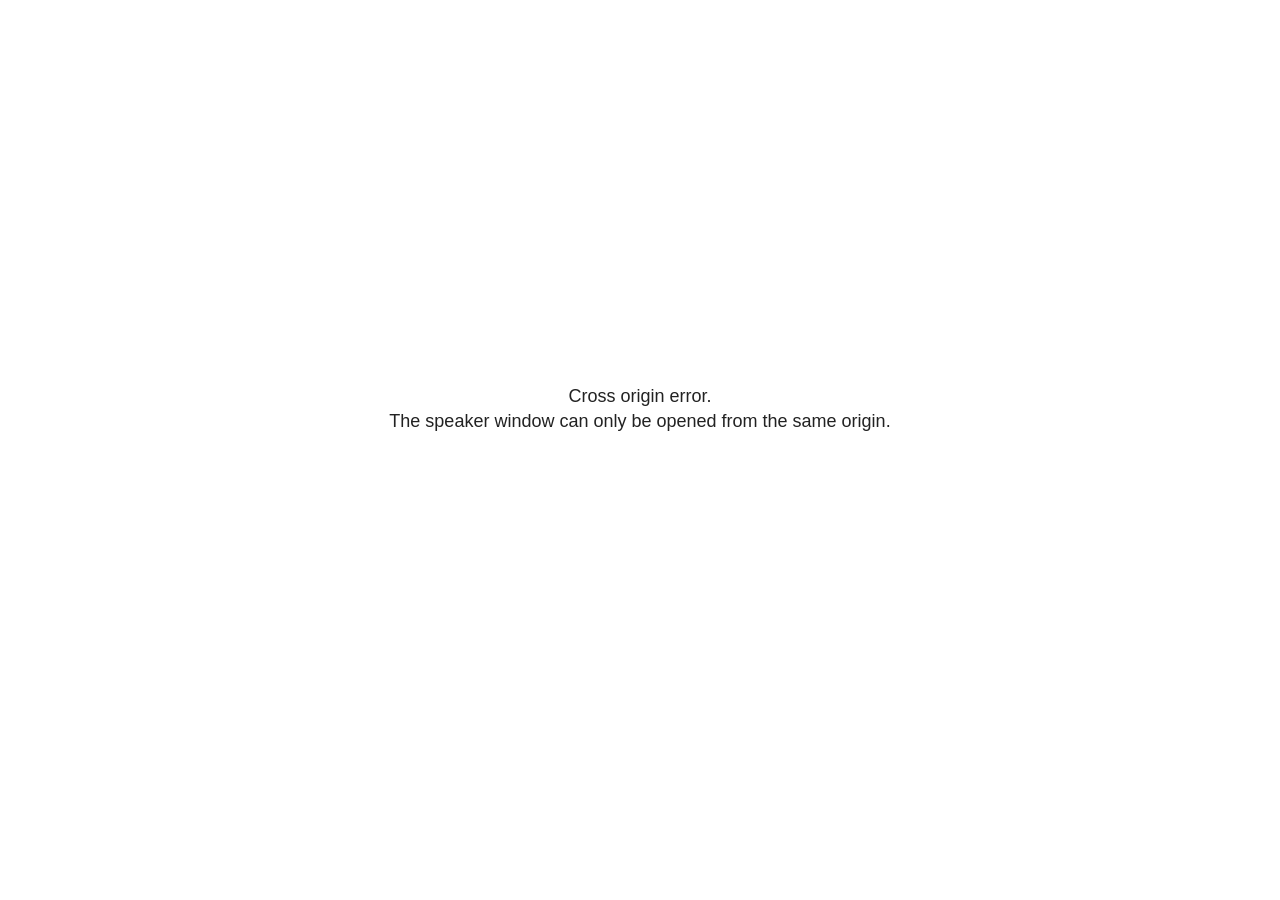
<file: site_libs/revealjs/plugin/notes/speaker-view.html>
<!--
	NOTE: You need to build the notes plugin after making changes to this file.
-->
<html lang="en">
	<head>
		<meta charset="utf-8">

		<title>reveal.js - Speaker View</title>

		<style>
			body {
				font-family: Helvetica;
				font-size: 18px;
			}

			#current-slide,
			#upcoming-slide,
			#speaker-controls {
				padding: 6px;
				box-sizing: border-box;
				-moz-box-sizing: border-box;
			}

			#current-slide iframe,
			#upcoming-slide iframe {
				width: 100%;
				height: 100%;
				border: 1px solid #ddd;
			}

			#current-slide .label,
			#upcoming-slide .label {
				position: absolute;
				top: 10px;
				left: 10px;
				z-index: 2;
			}

			#connection-status {
				position: absolute;
				top: 0;
				left: 0;
				width: 100%;
				height: 100%;
				z-index: 20;
				padding: 30% 20% 20% 20%;
				font-size: 18px;
				color: #222;
				background: #fff;
				text-align: center;
				box-sizing: border-box;
				line-height: 1.4;
			}

			.overlay-element {
				height: 34px;
				line-height: 34px;
				padding: 0 10px;
				text-shadow: none;
				background: rgba( 220, 220, 220, 0.8 );
				color: #222;
				font-size: 14px;
			}

			.overlay-element.interactive:hover {
				background: rgba( 220, 220, 220, 1 );
			}

			#current-slide {
				position: absolute;
				width: 60%;
				height: 100%;
				top: 0;
				left: 0;
				padding-right: 0;
			}

			#upcoming-slide {
				position: absolute;
				width: 40%;
				height: 40%;
				right: 0;
				top: 0;
			}

			/* Speaker controls */
			#speaker-controls {
				position: absolute;
				top: 40%;
				right: 0;
				width: 40%;
				height: 60%;
				overflow: auto;
				font-size: 18px;
			}

				.speaker-controls-time.hidden,
				.speaker-controls-notes.hidden {
					display: none;
				}

				.speaker-controls-time .label,
				.speaker-controls-pace .label,
				.speaker-controls-notes .label {
					text-transform: uppercase;
					font-weight: normal;
					font-size: 0.66em;
					color: #666;
					margin: 0;
				}

				.speaker-controls-time, .speaker-controls-pace {
					border-bottom: 1px solid rgba( 200, 200, 200, 0.5 );
					margin-bottom: 10px;
					padding: 10px 16px;
					padding-bottom: 20px;
					cursor: pointer;
				}

				.speaker-controls-time .reset-button {
					opacity: 0;
					float: right;
					color: #666;
					text-decoration: none;
				}
				.speaker-controls-time:hover .reset-button {
					opacity: 1;
				}

				.speaker-controls-time .timer,
				.speaker-controls-time .clock {
					width: 50%;
				}

				.speaker-controls-time .timer,
				.speaker-controls-time .clock,
				.speaker-controls-time .pacing .hours-value,
				.speaker-controls-time .pacing .minutes-value,
				.speaker-controls-time .pacing .seconds-value {
					font-size: 1.9em;
				}

				.speaker-controls-time .timer {
					float: left;
				}

				.speaker-controls-time .clock {
					float: right;
					text-align: right;
				}

				.speaker-controls-time span.mute {
					opacity: 0.3;
				}

				.speaker-controls-time .pacing-title {
					margin-top: 5px;
				}

				.speaker-controls-time .pacing.ahead {
					color: blue;
				}

				.speaker-controls-time .pacing.on-track {
					color: green;
				}

				.speaker-controls-time .pacing.behind {
					color: red;
				}

				.speaker-controls-notes {
					padding: 10px 16px;
				}

				.speaker-controls-notes .value {
					margin-top: 5px;
					line-height: 1.4;
					font-size: 1.2em;
				}

			/* Layout selector */
			#speaker-layout {
				position: absolute;
				top: 10px;
				right: 10px;
				color: #222;
				z-index: 10;
			}
				#speaker-layout select {
					position: absolute;
					width: 100%;
					height: 100%;
					top: 0;
					left: 0;
					border: 0;
					box-shadow: 0;
					cursor: pointer;
					opacity: 0;

					font-size: 1em;
					background-color: transparent;

					-moz-appearance: none;
					-webkit-appearance: none;
					-webkit-tap-highlight-color: rgba(0, 0, 0, 0);
				}

				#speaker-layout select:focus {
					outline: none;
					box-shadow: none;
				}

			.clear {
				clear: both;
			}

			/* Speaker layout: Wide */
			body[data-speaker-layout="wide"] #current-slide,
			body[data-speaker-layout="wide"] #upcoming-slide {
				width: 50%;
				height: 45%;
				padding: 6px;
			}

			body[data-speaker-layout="wide"] #current-slide {
				top: 0;
				left: 0;
			}

			body[data-speaker-layout="wide"] #upcoming-slide {
				top: 0;
				left: 50%;
			}

			body[data-speaker-layout="wide"] #speaker-controls {
				top: 45%;
				left: 0;
				width: 100%;
				height: 50%;
				font-size: 1.25em;
			}

			/* Speaker layout: Tall */
			body[data-speaker-layout="tall"] #current-slide,
			body[data-speaker-layout="tall"] #upcoming-slide {
				width: 45%;
				height: 50%;
				padding: 6px;
			}

			body[data-speaker-layout="tall"] #current-slide {
				top: 0;
				left: 0;
			}

			body[data-speaker-layout="tall"] #upcoming-slide {
				top: 50%;
				left: 0;
			}

			body[data-speaker-layout="tall"] #speaker-controls {
				padding-top: 40px;
				top: 0;
				left: 45%;
				width: 55%;
				height: 100%;
				font-size: 1.25em;
			}

			/* Speaker layout: Notes only */
			body[data-speaker-layout="notes-only"] #current-slide,
			body[data-speaker-layout="notes-only"] #upcoming-slide {
				display: none;
			}

			body[data-speaker-layout="notes-only"] #speaker-controls {
				padding-top: 40px;
				top: 0;
				left: 0;
				width: 100%;
				height: 100%;
				font-size: 1.25em;
			}

			@media screen and (max-width: 1080px) {
				body[data-speaker-layout="default"] #speaker-controls {
					font-size: 16px;
				}
			}

			@media screen and (max-width: 900px) {
				body[data-speaker-layout="default"] #speaker-controls {
					font-size: 14px;
				}
			}

			@media screen and (max-width: 800px) {
				body[data-speaker-layout="default"] #speaker-controls {
					font-size: 12px;
				}
			}

		</style>
	</head>

	<body>

		<div id="connection-status">Loading speaker view...</div>

		<div id="current-slide"></div>
		<div id="upcoming-slide"><span class="overlay-element label">Upcoming</span></div>
		<div id="speaker-controls">
			<div class="speaker-controls-time">
				<h4 class="label">Time <span class="reset-button">Click to Reset</span></h4>
				<div class="clock">
					<span class="clock-value">0:00 AM</span>
				</div>
				<div class="timer">
					<span class="hours-value">00</span><span class="minutes-value">:00</span><span class="seconds-value">:00</span>
				</div>
				<div class="clear"></div>

				<h4 class="label pacing-title" style="display: none">Pacing – Time to finish current slide</h4>
				<div class="pacing" style="display: none">
					<span class="hours-value">00</span><span class="minutes-value">:00</span><span class="seconds-value">:00</span>
				</div>
			</div>

			<div class="speaker-controls-notes hidden">
				<h4 class="label">Notes</h4>
				<div class="value"></div>
			</div>
		</div>
		<div id="speaker-layout" class="overlay-element interactive">
			<span class="speaker-layout-label"></span>
			<select class="speaker-layout-dropdown"></select>
		</div>

		<script>

			(function() {

				var notes,
					notesValue,
					currentState,
					currentSlide,
					upcomingSlide,
					layoutLabel,
					layoutDropdown,
					pendingCalls = {},
					lastRevealApiCallId = 0,
					connected = false

				var connectionStatus = document.querySelector( '#connection-status' );

				var SPEAKER_LAYOUTS = {
					'default': 'Default',
					'wide': 'Wide',
					'tall': 'Tall',
					'notes-only': 'Notes only'
				};

				setupLayout();

				let openerOrigin;

				try {
					openerOrigin = window.opener.location.origin;
				}
				catch ( error ) { console.warn( error ) }

				// In order to prevent XSS, the speaker view will only run if its
				// opener has the same origin as itself
				if( window.location.origin !== openerOrigin ) {
					connectionStatus.innerHTML = 'Cross origin error.<br>The speaker window can only be opened from the same origin.';
					return;
				}

				var connectionTimeout = setTimeout( function() {
					connectionStatus.innerHTML = 'Error connecting to main window.<br>Please try closing and reopening the speaker view.';
				}, 5000 );

				window.addEventListener( 'message', function( event ) {

					// Validate the origin of all messages to avoid parsing messages
					// that aren't meant for us. Ignore when running off file:// so
					// that the speaker view continues to work without a web server.
					if( window.location.origin !== event.origin && window.location.origin !== 'file://' ) {
						return
					}

					clearTimeout( connectionTimeout );
					connectionStatus.style.display = 'none';

					var data = JSON.parse( event.data );

					// The overview mode is only useful to the reveal.js instance
					// where navigation occurs so we don't sync it
					if( data.state ) delete data.state.overview;

					// Messages sent by the notes plugin inside of the main window
					if( data && data.namespace === 'reveal-notes' ) {
						if( data.type === 'connect' ) {
							handleConnectMessage( data );
						}
						else if( data.type === 'state' ) {
							handleStateMessage( data );
						}
						else if( data.type === 'return' ) {
							pendingCalls[data.callId](data.result);
							delete pendingCalls[data.callId];
						}
					}
					// Messages sent by the reveal.js inside of the current slide preview
					else if( data && data.namespace === 'reveal' ) {
						if( /ready/.test( data.eventName ) ) {
							// Send a message back to notify that the handshake is complete
							window.opener.postMessage( JSON.stringify({ namespace: 'reveal-notes', type: 'connected'} ), '*' );
						}
						else if( /slidechanged|fragmentshown|fragmenthidden|paused|resumed/.test( data.eventName ) && currentState !== JSON.stringify( data.state ) ) {

							dispatchStateToMainWindow( data.state );

						}
					}

				} );

				/**
				 * Updates the presentation in the main window to match the state
				 * of the presentation in the notes window.
				 */
				const dispatchStateToMainWindow = debounce(( state ) => {
					window.opener.postMessage( JSON.stringify({ method: 'setState', args: [ state ]} ), '*' );
				}, 500);

				/**
				 * Asynchronously calls the Reveal.js API of the main frame.
				 */
				function callRevealApi( methodName, methodArguments, callback ) {

					var callId = ++lastRevealApiCallId;
					pendingCalls[callId] = callback;
					window.opener.postMessage( JSON.stringify( {
						namespace: 'reveal-notes',
						type: 'call',
						callId: callId,
						methodName: methodName,
						arguments: methodArguments
					} ), '*' );

				}

				/**
				 * Called when the main window is trying to establish a
				 * connection.
				 */
				function handleConnectMessage( data ) {

					if( connected === false ) {
						connected = true;

						setupIframes( data );
						setupKeyboard();
						setupNotes();
						setupTimer();
						setupHeartbeat();
					}

				}

				/**
				 * Called when the main window sends an updated state.
				 */
				function handleStateMessage( data ) {

					// Store the most recently set state to avoid circular loops
					// applying the same state
					currentState = JSON.stringify( data.state );

					// No need for updating the notes in case of fragment changes
					if ( data.notes ) {
						notes.classList.remove( 'hidden' );
						notesValue.style.whiteSpace = data.whitespace;
						if( data.markdown ) {
							notesValue.innerHTML = marked( data.notes );
						}
						else {
							notesValue.innerHTML = data.notes;
						}
					}
					else {
						notes.classList.add( 'hidden' );
					}

					// Update the note slides
					currentSlide.contentWindow.postMessage( JSON.stringify({ method: 'setState', args: [ data.state ] }), '*' );
					upcomingSlide.contentWindow.postMessage( JSON.stringify({ method: 'setState', args: [ data.state ] }), '*' );
					upcomingSlide.contentWindow.postMessage( JSON.stringify({ method: 'next' }), '*' );

				}

				// Limit to max one state update per X ms
				handleStateMessage = debounce( handleStateMessage, 200 );

				/**
				 * Forward keyboard events to the current slide window.
				 * This enables keyboard events to work even if focus
				 * isn't set on the current slide iframe.
				 *
				 * Block F5 default handling, it reloads and disconnects
				 * the speaker notes window.
				 */
				function setupKeyboard() {

					document.addEventListener( 'keydown', function( event ) {
						if( event.keyCode === 116 || ( event.metaKey && event.keyCode === 82 ) ) {
							event.preventDefault();
							return false;
						}
						currentSlide.contentWindow.postMessage( JSON.stringify({ method: 'triggerKey', args: [ event.keyCode ] }), '*' );
					} );

				}

				/**
				 * Creates the preview iframes.
				 */
				function setupIframes( data ) {

					var params = [
						'receiver',
						'progress=false',
						'history=false',
						'transition=none',
						'autoSlide=0',
						'backgroundTransition=none'
					].join( '&' );

					var urlSeparator = /\?/.test(data.url) ? '&' : '?';
					var hash = '#/' + data.state.indexh + '/' + data.state.indexv;
					var currentURL = data.url + urlSeparator + params + '&scrollActivationWidth=false&postMessageEvents=true' + hash;
					var upcomingURL = data.url + urlSeparator + params + '&scrollActivationWidth=false&controls=false' + hash;

					currentSlide = document.createElement( 'iframe' );
					currentSlide.setAttribute( 'width', 1280 );
					currentSlide.setAttribute( 'height', 1024 );
					currentSlide.setAttribute( 'src', currentURL );
					document.querySelector( '#current-slide' ).appendChild( currentSlide );

					upcomingSlide = document.createElement( 'iframe' );
					upcomingSlide.setAttribute( 'width', 640 );
					upcomingSlide.setAttribute( 'height', 512 );
					upcomingSlide.setAttribute( 'src', upcomingURL );
					document.querySelector( '#upcoming-slide' ).appendChild( upcomingSlide );

				}

				/**
				 * Setup the notes UI.
				 */
				function setupNotes() {

					notes = document.querySelector( '.speaker-controls-notes' );
					notesValue = document.querySelector( '.speaker-controls-notes .value' );

				}

				/**
				 * We send out a heartbeat at all times to ensure we can
				 * reconnect with the main presentation window after reloads.
				 */
				function setupHeartbeat() {

					setInterval( () => {
						window.opener.postMessage( JSON.stringify({ namespace: 'reveal-notes', type: 'heartbeat'} ), '*' );
					}, 1000 );

				}

				function getTimings( callback ) {

					callRevealApi( 'getSlidesAttributes', [], function ( slideAttributes ) {
						callRevealApi( 'getConfig', [], function ( config ) {
							var totalTime = config.totalTime;
							var minTimePerSlide = config.minimumTimePerSlide || 0;
							var defaultTiming = config.defaultTiming;
							if ((defaultTiming == null) && (totalTime == null)) {
								callback(null);
								return;
							}
							// Setting totalTime overrides defaultTiming
							if (totalTime) {
								defaultTiming = 0;
							}
							var timings = [];
							for ( var i in slideAttributes ) {
								var slide = slideAttributes[ i ];
								var timing = defaultTiming;
								if( slide.hasOwnProperty( 'data-timing' )) {
									var t = slide[ 'data-timing' ];
									timing = parseInt(t);
									if( isNaN(timing) ) {
										console.warn("Could not parse timing '" + t + "' of slide " + i + "; using default of " + defaultTiming);
										timing = defaultTiming;
									}
								}
								timings.push(timing);
							}
							if ( totalTime ) {
								// After we've allocated time to individual slides, we summarize it and
								// subtract it from the total time
								var remainingTime = totalTime - timings.reduce( function(a, b) { return a + b; }, 0 );
								// The remaining time is divided by the number of slides that have 0 seconds
								// allocated at the moment, giving the average time-per-slide on the remaining slides
								var remainingSlides = (timings.filter( function(x) { return x == 0 }) ).length
								var timePerSlide = Math.round( remainingTime / remainingSlides, 0 )
								// And now we replace every zero-value timing with that average
								timings = timings.map( function(x) { return (x==0 ? timePerSlide : x) } );
							}
							var slidesUnderMinimum = timings.filter( function(x) { return (x < minTimePerSlide) } ).length
							if ( slidesUnderMinimum ) {
								message = "The pacing time for " + slidesUnderMinimum + " slide(s) is under the configured minimum of " + minTimePerSlide + " seconds. Check the data-timing attribute on individual slides, or consider increasing the totalTime or minimumTimePerSlide configuration options (or removing some slides).";
								alert(message);
							}
							callback( timings );
						} );
					} );

				}

				/**
				 * Return the number of seconds allocated for presenting
				 * all slides up to and including this one.
				 */
				function getTimeAllocated( timings, callback ) {

					callRevealApi( 'getSlidePastCount', [], function ( currentSlide ) {
						var allocated = 0;
						for (var i in timings.slice(0, currentSlide + 1)) {
							allocated += timings[i];
						}
						callback( allocated );
					} );

				}

				/**
				 * Create the timer and clock and start updating them
				 * at an interval.
				 */
				function setupTimer() {

					var start = new Date(),
					timeEl = document.querySelector( '.speaker-controls-time' ),
					clockEl = timeEl.querySelector( '.clock-value' ),
					hoursEl = timeEl.querySelector( '.hours-value' ),
					minutesEl = timeEl.querySelector( '.minutes-value' ),
					secondsEl = timeEl.querySelector( '.seconds-value' ),
					pacingTitleEl = timeEl.querySelector( '.pacing-title' ),
					pacingEl = timeEl.querySelector( '.pacing' ),
					pacingHoursEl = pacingEl.querySelector( '.hours-value' ),
					pacingMinutesEl = pacingEl.querySelector( '.minutes-value' ),
					pacingSecondsEl = pacingEl.querySelector( '.seconds-value' );

					var timings = null;
					getTimings( function ( _timings ) {

						timings = _timings;
						if (_timings !== null) {
							pacingTitleEl.style.removeProperty('display');
							pacingEl.style.removeProperty('display');
						}

						// Update once directly
						_updateTimer();

						// Then update every second
						setInterval( _updateTimer, 1000 );

					} );


					function _resetTimer() {

						if (timings == null) {
							start = new Date();
							_updateTimer();
						}
						else {
							// Reset timer to beginning of current slide
							getTimeAllocated( timings, function ( slideEndTimingSeconds ) {
								var slideEndTiming = slideEndTimingSeconds * 1000;
								callRevealApi( 'getSlidePastCount', [], function ( currentSlide ) {
									var currentSlideTiming = timings[currentSlide] * 1000;
									var previousSlidesTiming = slideEndTiming - currentSlideTiming;
									var now = new Date();
									start = new Date(now.getTime() - previousSlidesTiming);
									_updateTimer();
								} );
							} );
						}

					}

					timeEl.addEventListener( 'click', function() {
						_resetTimer();
						return false;
					} );

					function _displayTime( hrEl, minEl, secEl, time) {

						var sign = Math.sign(time) == -1 ? "-" : "";
						time = Math.abs(Math.round(time / 1000));
						var seconds = time % 60;
						var minutes = Math.floor( time / 60 ) % 60 ;
						var hours = Math.floor( time / ( 60 * 60 )) ;
						hrEl.innerHTML = sign + zeroPadInteger( hours );
						if (hours == 0) {
							hrEl.classList.add( 'mute' );
						}
						else {
							hrEl.classList.remove( 'mute' );
						}
						minEl.innerHTML = ':' + zeroPadInteger( minutes );
						if (hours == 0 && minutes == 0) {
							minEl.classList.add( 'mute' );
						}
						else {
							minEl.classList.remove( 'mute' );
						}
						secEl.innerHTML = ':' + zeroPadInteger( seconds );
					}

					function _updateTimer() {

						var diff, hours, minutes, seconds,
						now = new Date();

						diff = now.getTime() - start.getTime();

						clockEl.innerHTML = now.toLocaleTimeString( 'en-US', { hour12: true, hour: '2-digit', minute:'2-digit' } );
						_displayTime( hoursEl, minutesEl, secondsEl, diff );
						if (timings !== null) {
							_updatePacing(diff);
						}

					}

					function _updatePacing(diff) {

						getTimeAllocated( timings, function ( slideEndTimingSeconds ) {
							var slideEndTiming = slideEndTimingSeconds * 1000;

							callRevealApi( 'getSlidePastCount', [], function ( currentSlide ) {
								var currentSlideTiming = timings[currentSlide] * 1000;
								var timeLeftCurrentSlide = slideEndTiming - diff;
								if (timeLeftCurrentSlide < 0) {
									pacingEl.className = 'pacing behind';
								}
								else if (timeLeftCurrentSlide < currentSlideTiming) {
									pacingEl.className = 'pacing on-track';
								}
								else {
									pacingEl.className = 'pacing ahead';
								}
								_displayTime( pacingHoursEl, pacingMinutesEl, pacingSecondsEl, timeLeftCurrentSlide );
							} );
						} );
					}

				}

				/**
				 * Sets up the speaker view layout and layout selector.
				 */
				function setupLayout() {

					layoutDropdown = document.querySelector( '.speaker-layout-dropdown' );
					layoutLabel = document.querySelector( '.speaker-layout-label' );

					// Render the list of available layouts
					for( var id in SPEAKER_LAYOUTS ) {
						var option = document.createElement( 'option' );
						option.setAttribute( 'value', id );
						option.textContent = SPEAKER_LAYOUTS[ id ];
						layoutDropdown.appendChild( option );
					}

					// Monitor the dropdown for changes
					layoutDropdown.addEventListener( 'change', function( event ) {

						setLayout( layoutDropdown.value );

					}, false );

					// Restore any currently persisted layout
					setLayout( getLayout() );

				}

				/**
				 * Sets a new speaker view layout. The layout is persisted
				 * in local storage.
				 */
				function setLayout( value ) {

					var title = SPEAKER_LAYOUTS[ value ];

					layoutLabel.innerHTML = 'Layout' + ( title ? ( ': ' + title ) : '' );
					layoutDropdown.value = value;

					document.body.setAttribute( 'data-speaker-layout', value );

					// Persist locally
					if( supportsLocalStorage() ) {
						window.localStorage.setItem( 'reveal-speaker-layout', value );
					}

				}

				/**
				 * Returns the ID of the most recently set speaker layout
				 * or our default layout if none has been set.
				 */
				function getLayout() {

					if( supportsLocalStorage() ) {
						var layout = window.localStorage.getItem( 'reveal-speaker-layout' );
						if( layout ) {
							return layout;
						}
					}

					// Default to the first record in the layouts hash
					for( var id in SPEAKER_LAYOUTS ) {
						return id;
					}

				}

				function supportsLocalStorage() {

					try {
						localStorage.setItem('test', 'test');
						localStorage.removeItem('test');
						return true;
					}
					catch( e ) {
						return false;
					}

				}

				function zeroPadInteger( num ) {

					var str = '00' + parseInt( num );
					return str.substring( str.length - 2 );

				}

				/**
				 * Limits the frequency at which a function can be called.
				 */
				function debounce( fn, ms ) {

					var lastTime = 0,
						timeout;

					return function() {

						var args = arguments;
						var context = this;

						clearTimeout( timeout );

						var timeSinceLastCall = Date.now() - lastTime;
						if( timeSinceLastCall > ms ) {
							fn.apply( context, args );
							lastTime = Date.now();
						}
						else {
							timeout = setTimeout( function() {
								fn.apply( context, args );
								lastTime = Date.now();
							}, ms - timeSinceLastCall );
						}

					}

				}

			})();

		</script>
	</body>
</html>
</file>
<file: site_libs/quarto-html/tippy.css>
.tippy-box[data-animation=fade][data-state=hidden]{opacity:0}[data-tippy-root]{max-width:calc(100vw - 10px)}.tippy-box{position:relative;background-color:#333;color:#fff;border-radius:4px;font-size:14px;line-height:1.4;white-space:normal;outline:0;transition-property:transform,visibility,opacity}.tippy-box[data-placement^=top]>.tippy-arrow{bottom:0}.tippy-box[data-placement^=top]>.tippy-arrow:before{bottom:-7px;left:0;border-width:8px 8px 0;border-top-color:initial;transform-origin:center top}.tippy-box[data-placement^=bottom]>.tippy-arrow{top:0}.tippy-box[data-placement^=bottom]>.tippy-arrow:before{top:-7px;left:0;border-width:0 8px 8px;border-bottom-color:initial;transform-origin:center bottom}.tippy-box[data-placement^=left]>.tippy-arrow{right:0}.tippy-box[data-placement^=left]>.tippy-arrow:before{border-width:8px 0 8px 8px;border-left-color:initial;right:-7px;transform-origin:center left}.tippy-box[data-placement^=right]>.tippy-arrow{left:0}.tippy-box[data-placement^=right]>.tippy-arrow:before{left:-7px;border-width:8px 8px 8px 0;border-right-color:initial;transform-origin:center right}.tippy-box[data-inertia][data-state=visible]{transition-timing-function:cubic-bezier(.54,1.5,.38,1.11)}.tippy-arrow{width:16px;height:16px;color:#333}.tippy-arrow:before{content:"";position:absolute;border-color:transparent;border-style:solid}.tippy-content{position:relative;padding:5px 9px;z-index:1}
</file>
<file: site_libs/quarto-html/quarto-syntax-highlighting-15634bcf2e68342d4ad2dfa704d543f6.css>
/* quarto syntax highlight colors */
:root {
  --quarto-hl-ot-color: #003B4F;
  --quarto-hl-at-color: #657422;
  --quarto-hl-ss-color: #20794D;
  --quarto-hl-an-color: #5E5E5E;
  --quarto-hl-fu-color: #4758AB;
  --quarto-hl-st-color: #20794D;
  --quarto-hl-cf-color: #003B4F;
  --quarto-hl-op-color: #5E5E5E;
  --quarto-hl-er-color: #AD0000;
  --quarto-hl-bn-color: #AD0000;
  --quarto-hl-al-color: #AD0000;
  --quarto-hl-va-color: #111111;
  --quarto-hl-bu-color: inherit;
  --quarto-hl-ex-color: inherit;
  --quarto-hl-pp-color: #AD0000;
  --quarto-hl-in-color: #5E5E5E;
  --quarto-hl-vs-color: #20794D;
  --quarto-hl-wa-color: #5E5E5E;
  --quarto-hl-do-color: #5E5E5E;
  --quarto-hl-im-color: #00769E;
  --quarto-hl-ch-color: #20794D;
  --quarto-hl-dt-color: #AD0000;
  --quarto-hl-fl-color: #AD0000;
  --quarto-hl-co-color: #5E5E5E;
  --quarto-hl-cv-color: #5E5E5E;
  --quarto-hl-cn-color: #8f5902;
  --quarto-hl-sc-color: #5E5E5E;
  --quarto-hl-dv-color: #AD0000;
  --quarto-hl-kw-color: #003B4F;
}

/* other quarto variables */
:root {
  --quarto-font-monospace: SFMono-Regular, Menlo, Monaco, Consolas, "Liberation Mono", "Courier New", monospace;
}

/* syntax highlight based on Pandoc's rules */
pre > code.sourceCode > span {
  color: #003B4F;
}

code.sourceCode > span {
  color: #003B4F;
}

div.sourceCode,
div.sourceCode pre.sourceCode {
  color: #003B4F;
}

/* Normal */
code span {
  color: #003B4F;
}

/* Alert */
code span.al {
  color: #AD0000;
  font-style: inherit;
}

/* Annotation */
code span.an {
  color: #5E5E5E;
  font-style: inherit;
}

/* Attribute */
code span.at {
  color: #657422;
  font-style: inherit;
}

/* BaseN */
code span.bn {
  color: #AD0000;
  font-style: inherit;
}

/* BuiltIn */
code span.bu {
  font-style: inherit;
}

/* ControlFlow */
code span.cf {
  color: #003B4F;
  font-weight: bold;
  font-style: inherit;
}

/* Char */
code span.ch {
  color: #20794D;
  font-style: inherit;
}

/* Constant */
code span.cn {
  color: #8f5902;
  font-style: inherit;
}

/* Comment */
code span.co {
  color: #5E5E5E;
  font-style: inherit;
}

/* CommentVar */
code span.cv {
  color: #5E5E5E;
  font-style: italic;
}

/* Documentation */
code span.do {
  color: #5E5E5E;
  font-style: italic;
}

/* DataType */
code span.dt {
  color: #AD0000;
  font-style: inherit;
}

/* DecVal */
code span.dv {
  color: #AD0000;
  font-style: inherit;
}

/* Error */
code span.er {
  color: #AD0000;
  font-style: inherit;
}

/* Extension */
code span.ex {
  font-style: inherit;
}

/* Float */
code span.fl {
  color: #AD0000;
  font-style: inherit;
}

/* Function */
code span.fu {
  color: #4758AB;
  font-style: inherit;
}

/* Import */
code span.im {
  color: #00769E;
  font-style: inherit;
}

/* Information */
code span.in {
  color: #5E5E5E;
  font-style: inherit;
}

/* Keyword */
code span.kw {
  color: #003B4F;
  font-weight: bold;
  font-style: inherit;
}

/* Operator */
code span.op {
  color: #5E5E5E;
  font-style: inherit;
}

/* Other */
code span.ot {
  color: #003B4F;
  font-style: inherit;
}

/* Preprocessor */
code span.pp {
  color: #AD0000;
  font-style: inherit;
}

/* SpecialChar */
code span.sc {
  color: #5E5E5E;
  font-style: inherit;
}

/* SpecialString */
code span.ss {
  color: #20794D;
  font-style: inherit;
}

/* String */
code span.st {
  color: #20794D;
  font-style: inherit;
}

/* Variable */
code span.va {
  color: #111111;
  font-style: inherit;
}

/* VerbatimString */
code span.vs {
  color: #20794D;
  font-style: inherit;
}

/* Warning */
code span.wa {
  color: #5E5E5E;
  font-style: italic;
}

.prevent-inlining {
  content: "</";
}

/*# sourceMappingURL=f23921c56f73e400b49028c9186a1aa0.css.map */
</file>
